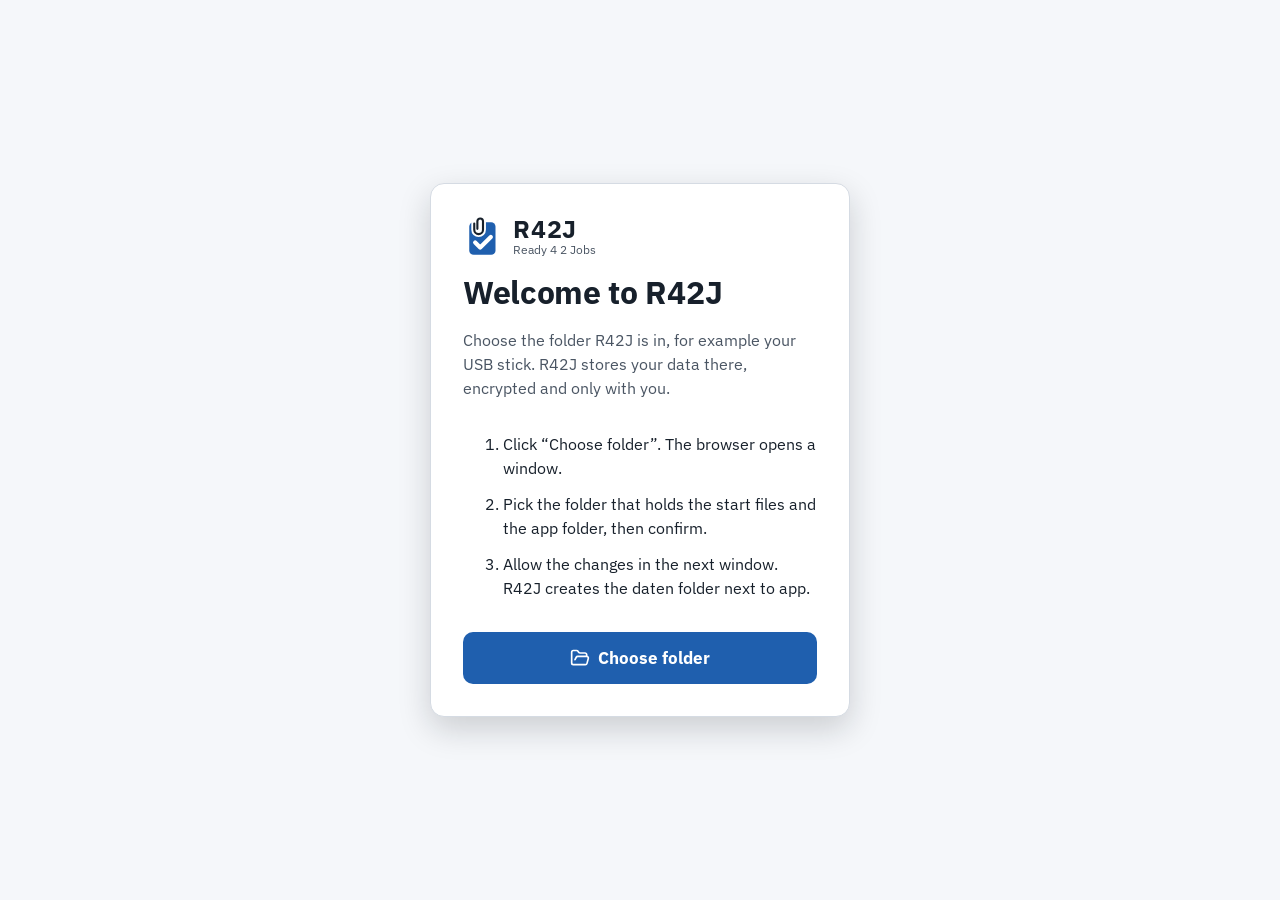
<file: app/index.html>
<!doctype html>
<html lang="de">
<head>
<meta charset="utf-8">
<meta http-equiv="Content-Security-Policy" content="default-src 'self'; script-src 'self'; style-src 'self' 'unsafe-inline'; img-src 'self' data: blob:; font-src 'self'; connect-src https://api.github.com; frame-src blob:; object-src 'none'; form-action 'none'; base-uri 'none'">
<meta name="viewport" content="width=device-width, initial-scale=1">
<title>R42J · Ready 4 2 Jobs</title>
<link rel="icon" type="image/svg+xml" href="img/r42j-symbol-klein.svg" media="(prefers-color-scheme: light)">
<link rel="icon" type="image/svg+xml" href="img/r42j-symbol-klein-dunkel.svg" media="(prefers-color-scheme: dark)">
<link rel="stylesheet" href="css/tokens.css">
<link rel="stylesheet" href="css/components.css">
<link rel="stylesheet" href="css/base.css">
</head>
<body>
<div id="app"></div>
<div id="rj-live" class="rj-sr-only" aria-live="polite"></div>
<noscript><p>R42J needs JavaScript. R42J braucht JavaScript.</p></noscript>

<script src="version.js"></script>
<script src="lib/preact.umd.js"></script>
<script src="lib/hooks.umd.js"></script>
<script src="lib/htm.umd.js"></script>
<script src="lib/minisearch.umd.js"></script>
<script src="lib/marked.umd.js"></script>
<script src="lib/purify.min.js"></script>
<script src="js/ui/r42j-bundle.js"></script>
<script src="i18n/de.js"></script>
<script src="i18n/en.js"></script>

<script src="js/core/browser-check.js"></script>
<script src="js/core/store.js"></script>
<script src="js/core/i18n.js"></script>
<script src="js/core/darstellung.js"></script>
<script src="js/core/router.js"></script>
<script src="js/core/brotkrumen.js"></script>
<script src="js/core/fs.js"></script>
<script src="js/core/krypto.js"></script>
<script src="js/core/sitzung.js"></script>
<script src="js/core/migrations.js"></script>
<script src="js/core/profile.js"></script>
<script src="js/core/backup.js"></script>
<script src="js/core/tresor.js"></script>
<script src="js/core/stammdaten.js"></script>
<script src="js/core/eingabemaske.js"></script>
<script src="js/core/anlagen.js"></script>
<script src="js/core/anlagen-vorschlag.js"></script>
<script src="js/core/termine.js"></script>
<script src="js/core/suche.js"></script>
<script src="js/core/ki.js"></script>
<script src="js/core/fragen.js"></script>
<script src="js/core/ki-interview.js"></script>
<script src="js/core/pdf.js"></script>
<script src="templates/cv.js"></script>
<script src="js/core/lebenslauf.js"></script>
<script src="templates/skills.js"></script>
<script src="js/core/keywords.js"></script>
<script src="templates/bausteine.js"></script>
<script src="templates/anschreiben.js"></script>
<script src="js/core/anschreiben.js"></script>
<script src="js/core/anlagen-pdf.js"></script>
<script src="js/core/eml.js"></script>
<script src="js/core/bewerbungen.js"></script>
<script src="js/core/vergleich.js"></script>
<script src="js/core/wissen.js"></script>
<script src="js/core/statistik.js"></script>
<script src="js/core/update.js"></script>
<script src="js/core/sperre.js"></script>
<script src="js/core/ablauf.js"></script>

<script src="js/ui/html.js"></script>
<script src="js/ui/Icon.js"></script>
<script src="js/ui/StatusBadge.js"></script>
<script src="js/ui/Logo.js"></script>
<script src="js/ui/Button.js"></script>
<script src="js/ui/IconButton.js"></script>
<script src="js/ui/EmptyState.js"></script>
<script src="js/ui/Feld.js"></script>
<script src="js/ui/TextField.js"></script>
<script src="js/ui/ZahlFeld.js"></script>
<script src="js/ui/Textarea.js"></script>
<script src="js/ui/Dropdown.js"></script>
<script src="js/ui/Select.js"></script>
<script src="js/ui/Checkbox.js"></script>
<script src="js/ui/Radio.js"></script>
<script src="js/ui/Switch.js"></script>
<script src="js/ui/SegmentedControl.js"></script>
<script src="js/ui/FarbschemaWahl.js"></script>
<script src="js/ui/TextWerkzeug.js"></script>
<script src="js/ui/SearchField.js"></script>
<script src="js/ui/DatePicker.js"></script>
<script src="js/ui/DataTable.js"></script>
<script src="js/ui/Bildschirm.js"></script>
<script src="js/ui/Alert.js"></script>
<script src="js/ui/Dialog.js"></script>
<script src="js/ui/ProgressBar.js"></script>
<script src="js/ui/Slider.js"></script>
<script src="js/ui/ScoreList.js"></script>
<script src="js/ui/StatTile.js"></script>
<script src="js/ui/BarChart.js"></script>
<script src="js/ui/ComparisonTable.js"></script>
<script src="js/ui/Checklist.js"></script>
<script src="js/ui/ReminderCard.js"></script>
<script src="js/ui/StatusTimeline.js"></script>
<script src="js/ui/ApplicationCard.js"></script>
<script src="js/ui/Toaster.js"></script>
<script src="js/ui/SperrCountdown.js"></script>
<script src="js/ui/Stepper.js"></script>
<script src="js/ui/PasswordField.js"></script>
<script src="js/ui/SchluesselBlatt.js"></script>
<script src="js/ui/Tabs.js"></script>
<script src="js/ui/BilingualField.js"></script>
<script src="js/ui/TagInput.js"></script>
<script src="js/ui/MonatsFeld.js"></script>
<script src="js/ui/AusrichtungenWahl.js"></script>
<script src="js/ui/FileDrop.js"></script>
<script src="js/ui/FileItem.js"></script>
<script src="js/ui/FilePreview.js"></script>
<script src="js/ui/CopyButton.js"></script>
<script src="js/ui/PromptPanel.js"></script>
<script src="js/ui/ImportPreview.js"></script>
<script src="js/ui/KeywordMatch.js"></script>
<script src="js/ui/SizeMeter.js"></script>
<script src="js/ui/CopyFieldList.js"></script>
<script src="js/ui/SortableFileList.js"></script>
<script src="js/ui/Flashcard.js"></script>
<script src="js/ui/Quiz.js"></script>
<script src="js/ui/Timer.js"></script>
<script src="js/ui/SearchBar.js"></script>
<script src="js/ui/Breadcrumb.js"></script>
    <script src="js/ui/SaveState.js"></script>
    <script src="js/ui/BearbeitenForm.js"></script>
<script src="js/ui/AppShell.js"></script>

<script src="js/modules/hinweis.js"></script>
<script src="js/modules/ordner.js"></script>
<script src="js/modules/profile.js"></script>
<script src="js/modules/sperre.js"></script>
<script src="js/modules/einstellungen-tresor.js"></script>
<script src="js/modules/einstellungen.js"></script>
<script src="js/modules/ki-import.js"></script>
<script src="js/modules/ki-interview.js"></script>
<script src="js/modules/stammdaten-liste.js"></script>
<script src="js/modules/stammdaten-persoenlich.js"></script>
<script src="js/modules/stammdaten.js"></script>
<script src="js/modules/anlagen.js"></script>
<script src="js/modules/lebenslauf.js"></script>
<script src="js/modules/bewerbung-stelle.js"></script>
<script src="js/modules/bewerbung-anschreiben.js"></script>
<script src="js/modules/bewerbung-anlagen.js"></script>
<script src="js/modules/bewerbung-versand.js"></script>
<script src="js/modules/bewerbung-termine.js"></script>
<script src="js/modules/bewerbung-details.js"></script>
<script src="js/modules/bewerbungen.js"></script>
<script src="js/modules/uebersicht.js"></script>
<script src="js/modules/vergleich-angebot.js"></script>
<script src="js/modules/vergleich.js"></script>
<script src="js/modules/vorbereitung-sitzung.js"></script>
<script src="js/modules/vorbereitung-kataloge.js"></script>
<script src="js/modules/vorbereitung-star.js"></script>
<script src="js/modules/vorbereitung-unternehmen.js"></script>
<script src="js/modules/vorbereitung.js"></script>
<script src="js/modules/wissen.js"></script>
<script src="js/modules/checklisten.js"></script>
<script src="js/modules/statistik.js"></script>
<script src="js/modules/onboarding.js"></script>
<script src="js/modules/komponenten.js"></script>
<script src="fragen/allgemeinwissen-de.js"></script>
<script src="fragen/allgemeinwissen-en.js"></script>
<script src="fragen/mathe-de.js"></script>
<script src="fragen/mathe-en.js"></script>
<script src="fragen/logik-de.js"></script>
<script src="fragen/logik-en.js"></script>
<script src="fragen/deutsch-de.js"></script>
<script src="fragen/deutsch-en.js"></script>
<script src="fragen/englisch-de.js"></script>
<script src="fragen/englisch-en.js"></script>
<script src="fragen/interview-de.js"></script>
<script src="fragen/interview-en.js"></script>
<script src="fragen/konzentration-de.js"></script>
<script src="fragen/konzentration-en.js"></script>
<script src="fragen/raeumlich-de.js"></script>
<script src="fragen/raeumlich-en.js"></script>
<script src="fragen/textverstaendnis-de.js"></script>
<script src="fragen/textverstaendnis-en.js"></script>
<script src="fragen/fachwissen-de.js"></script>
<script src="fragen/fachwissen-en.js"></script>
<script src="fragen/persoenlichkeit-de.js"></script>
<script src="fragen/persoenlichkeit-en.js"></script>
<script src="wissen-default/de.js"></script>
<script src="wissen-default/en.js"></script>
<script src="js/main.js"></script>
</body>
</html>
</file>
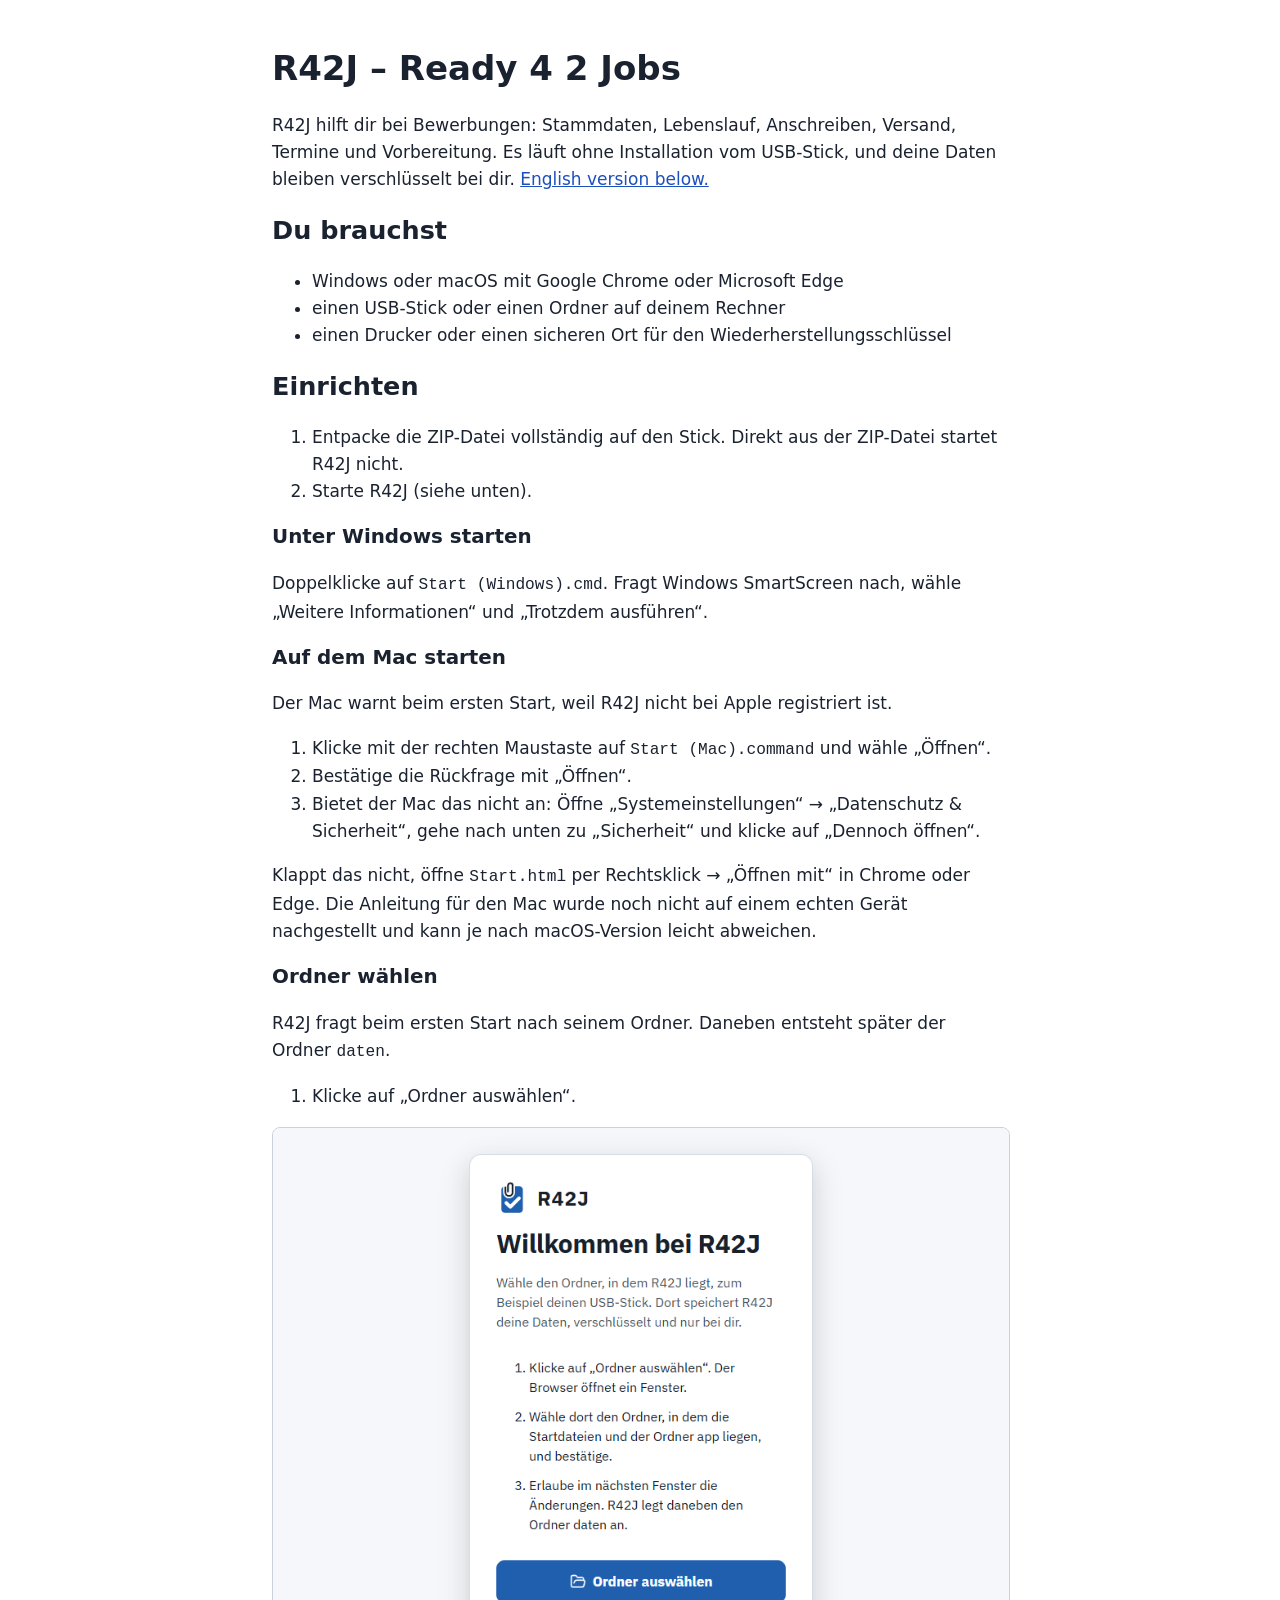
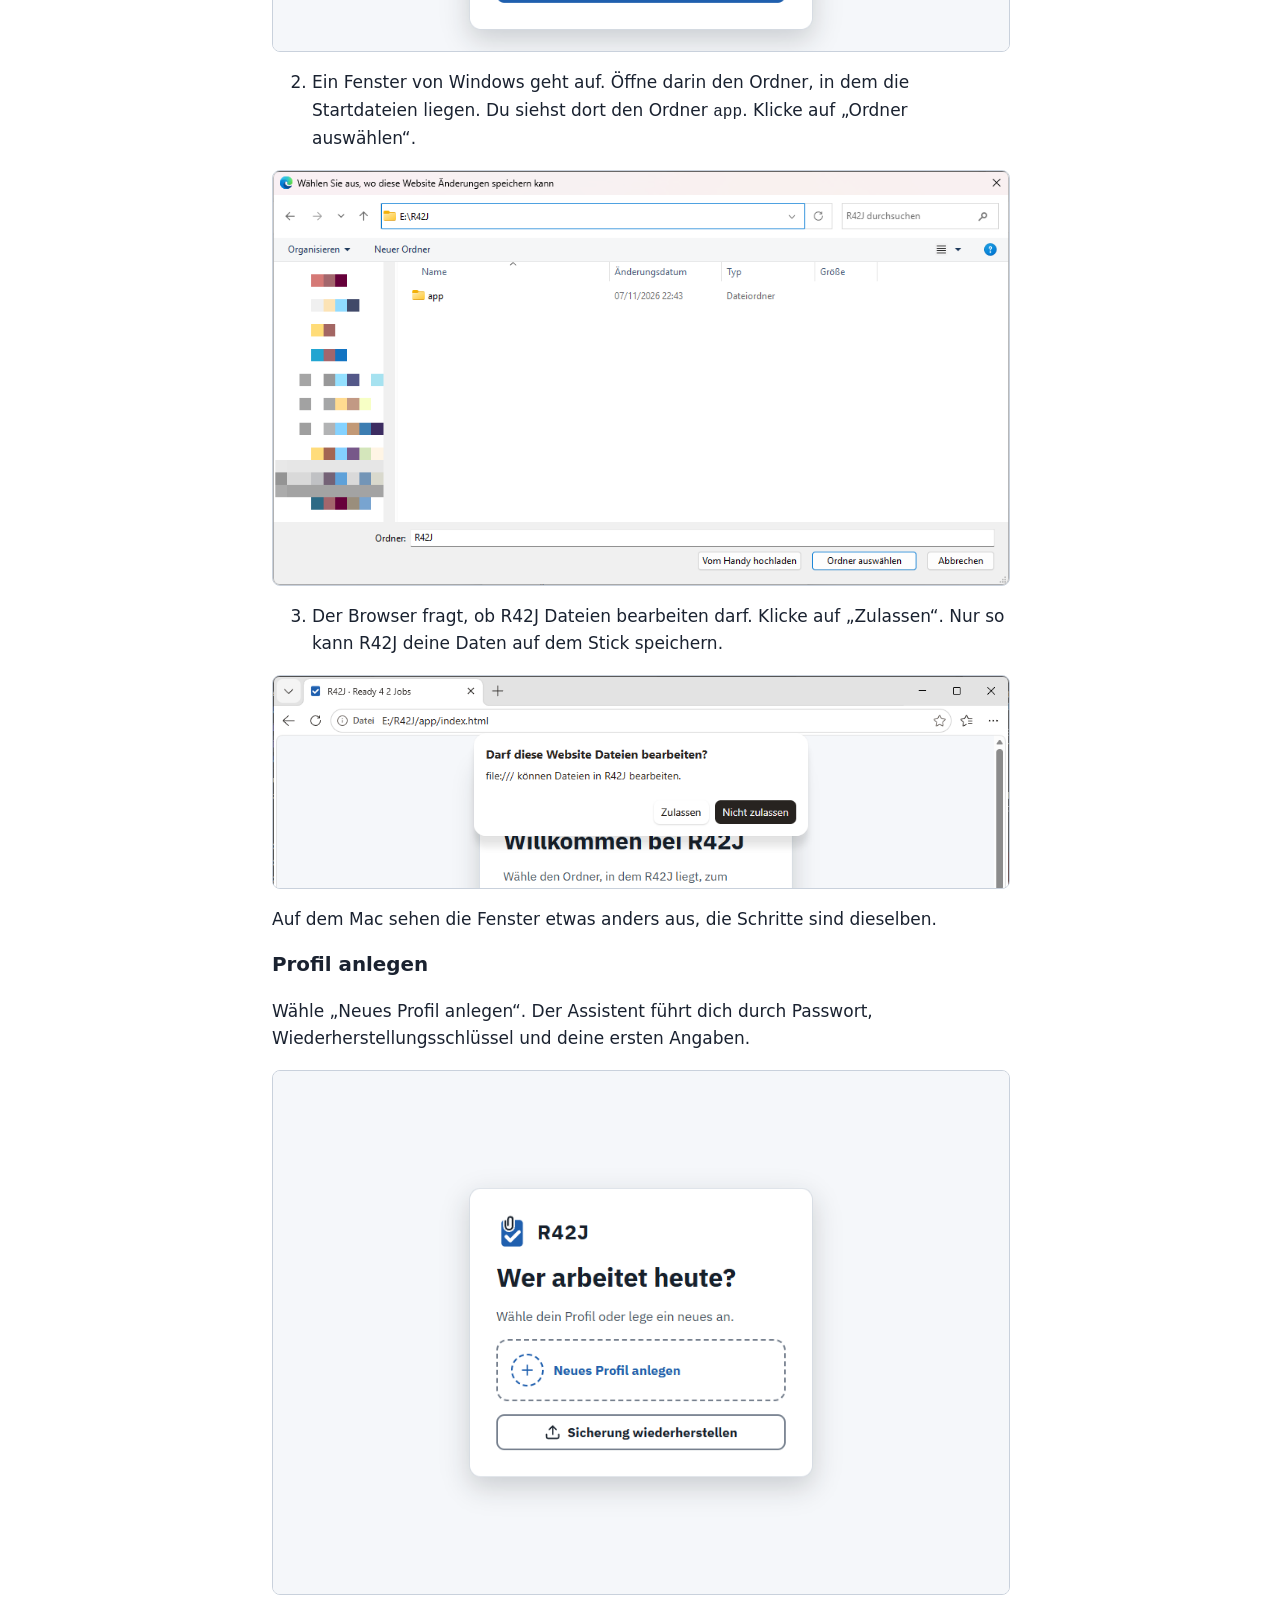
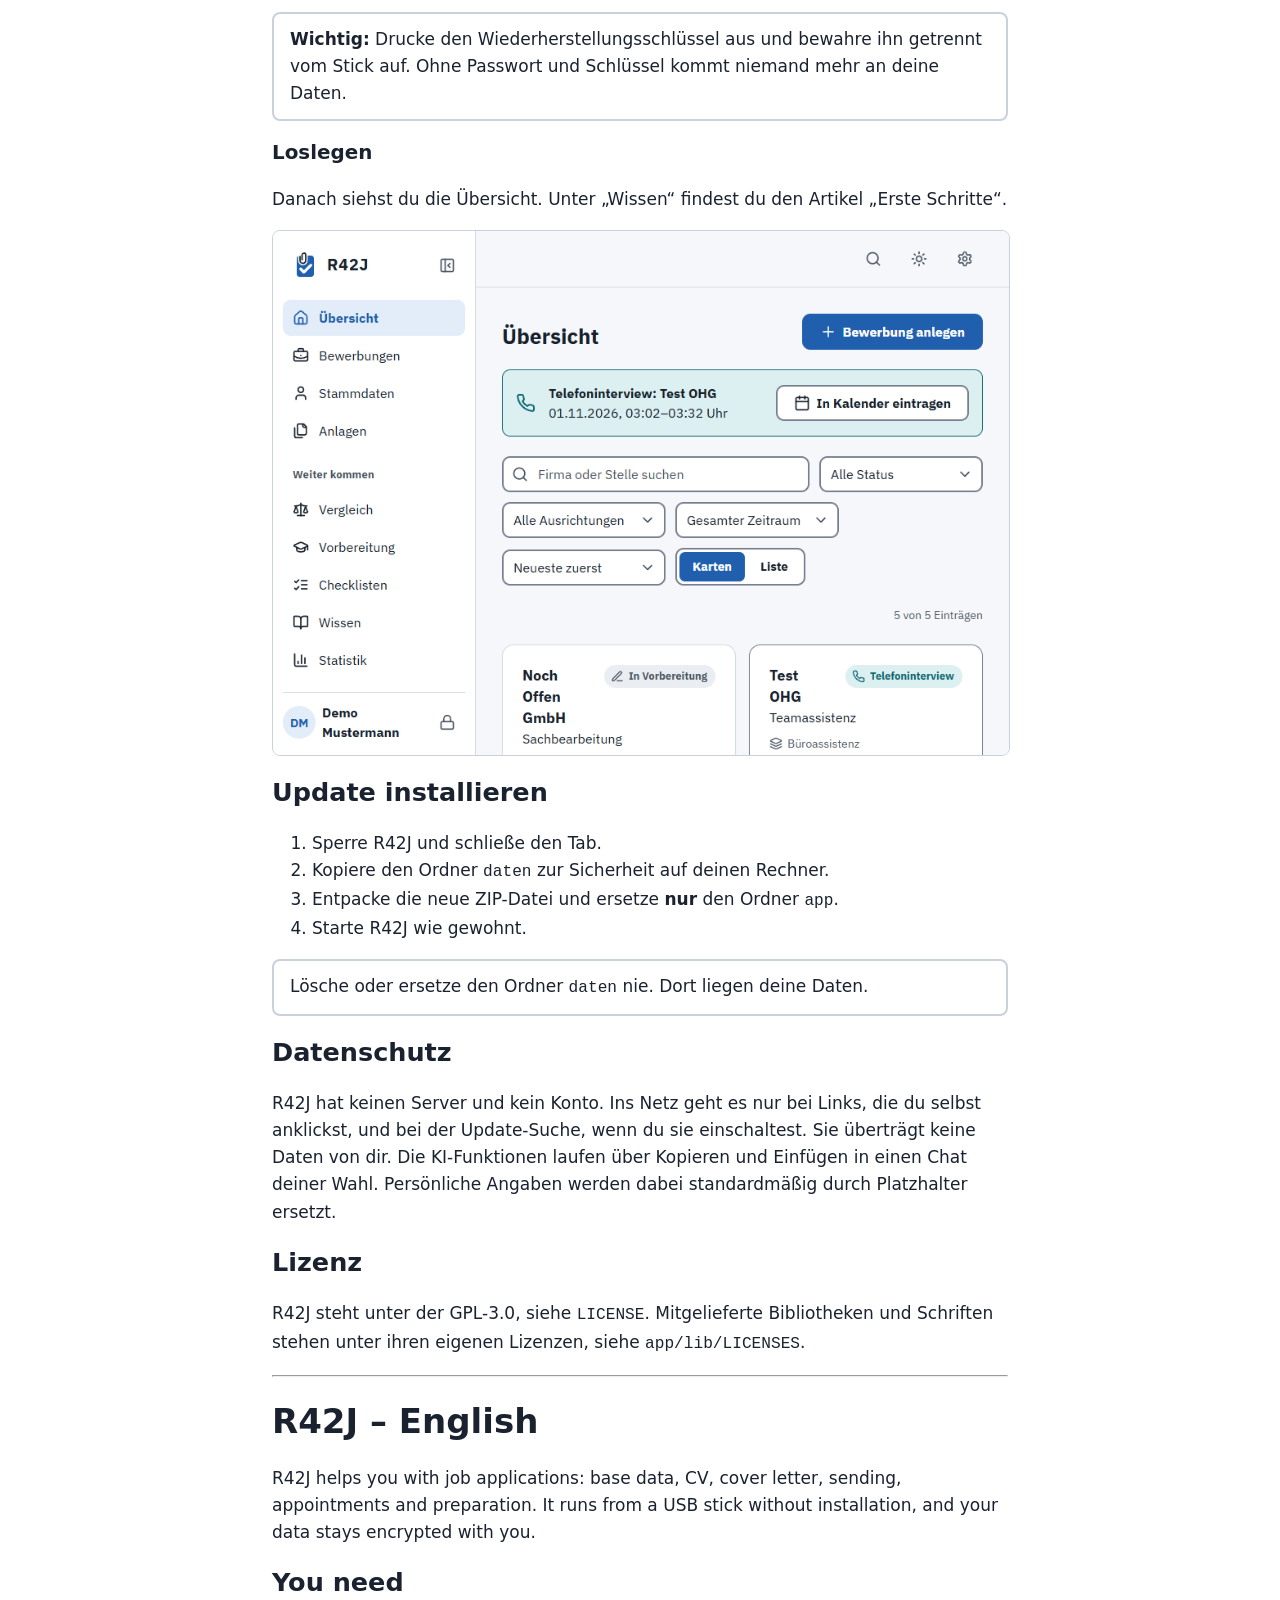
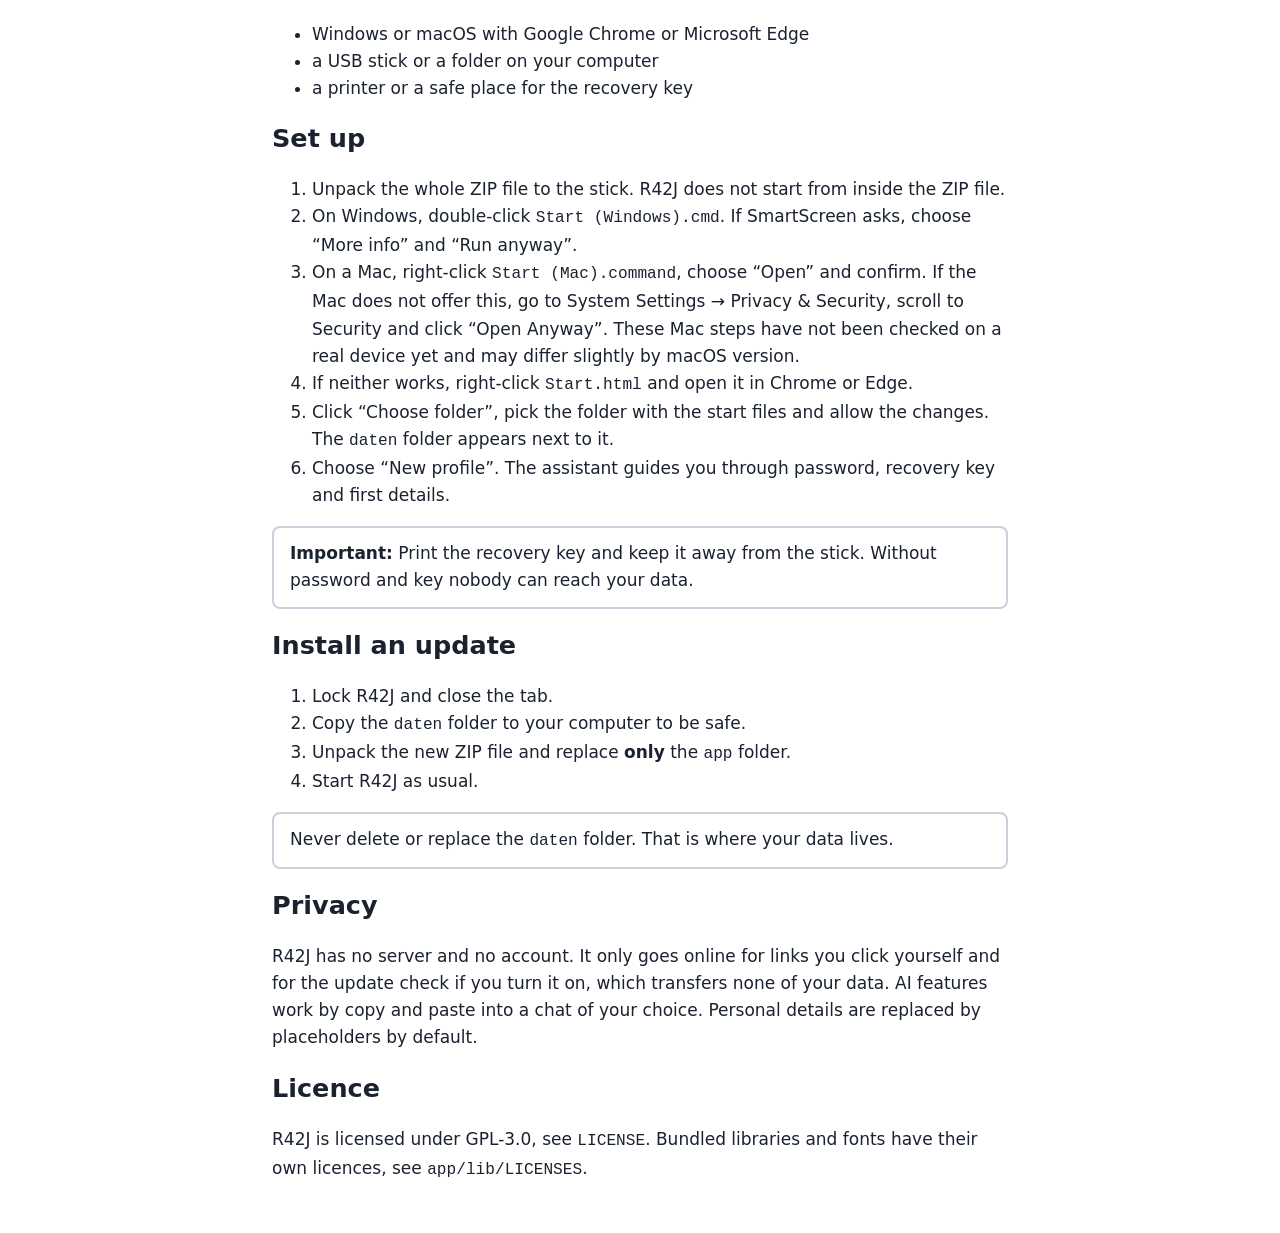
<file: LIESMICH.html>
<!doctype html>
<html lang="de">
<head>
<meta charset="utf-8">
<meta name="viewport" content="width=device-width, initial-scale=1">
<title>Ready 4 2 Jobs: Liesmich</title>
<style>
  :root { color-scheme: light dark; --text: #1a2230; --grund: #fff; --rand: #c9d1dc; --link: #1d4fbd; }
  @media (prefers-color-scheme: dark) { :root { --text: #e8ecf2; --grund: #141a24; --rand: #3a4556; --link: #9dbcff; } }
  body { margin: 0 auto; max-width: 46rem; padding: 1.5rem 1rem 4rem; font: 1.0625rem/1.6 system-ui, sans-serif; color: var(--text); background: var(--grund); }
  h1, h2, h3 { line-height: 1.25; }
  a { color: var(--link); }
  code { font-size: 0.95em; overflow-wrap: anywhere; }
  img { display: block; max-width: 100%; height: auto; margin: 0.75rem 0; border: 1px solid var(--rand); border-radius: 8px; }
  .warnung { padding: 0.75rem 1rem; border: 2px solid var(--rand); border-radius: 8px; }
  @media print { :root { --text: #000; --grund: #fff; --link: #000; } }
</style>
</head>
<body>
<h1>R42J – Ready 4 2 Jobs</h1>
<p>R42J hilft dir bei Bewerbungen: Stammdaten, Lebenslauf, Anschreiben, Versand, Termine und Vorbereitung. Es läuft ohne Installation vom USB-Stick, und deine Daten bleiben verschlüsselt bei dir. <a href="#en">English version below.</a></p>

<h2>Du brauchst</h2>
<ul>
  <li>Windows oder macOS mit Google Chrome oder Microsoft Edge</li>
  <li>einen USB-Stick oder einen Ordner auf deinem Rechner</li>
  <li>einen Drucker oder einen sicheren Ort für den Wiederherstellungsschlüssel</li>
</ul>

<h2>Einrichten</h2>
<ol>
  <li>Entpacke die ZIP-Datei vollständig auf den Stick. Direkt aus der ZIP-Datei startet R42J nicht.</li>
  <li>Starte R42J (siehe unten).</li>
</ol>

<h3>Unter Windows starten</h3>
<p>Doppelklicke auf <code>Start (Windows).cmd</code>. Fragt Windows SmartScreen nach, wähle „Weitere Informationen“ und „Trotzdem ausführen“.</p>

<h3>Auf dem Mac starten</h3>
<p>Der Mac warnt beim ersten Start, weil R42J nicht bei Apple registriert ist.</p>
<ol>
  <li>Klicke mit der rechten Maustaste auf <code>Start (Mac).command</code> und wähle „Öffnen“.</li>
  <li>Bestätige die Rückfrage mit „Öffnen“.</li>
  <li>Bietet der Mac das nicht an: Öffne „Systemeinstellungen“ → „Datenschutz &amp; Sicherheit“, gehe nach unten zu „Sicherheit“ und klicke auf „Dennoch öffnen“.</li>
</ol>
<p>Klappt das nicht, öffne <code>Start.html</code> per Rechtsklick → „Öffnen mit“ in Chrome oder Edge. Die Anleitung für den Mac wurde noch nicht auf einem echten Gerät nachgestellt und kann je nach macOS-Version leicht abweichen.</p>

<h3>Ordner wählen</h3>
<p>R42J fragt beim ersten Start nach seinem Ordner. Daneben entsteht später der Ordner <code>daten</code>.</p>
<ol>
  <li>Klicke auf „Ordner auswählen“.</li>
</ol>
<img src="app/img/anleitung/ordner.png" alt="Startbildschirm von R42J mit drei Schritten und dem Knopf Ordner auswählen" width="900" height="640" loading="lazy">
<ol start="2">
  <li>Ein Fenster von Windows geht auf. Öffne darin den Ordner, in dem die Startdateien liegen. Du siehst dort den Ordner <code>app</code>. Klicke auf „Ordner auswählen“.</li>
</ol>
<img src="app/img/anleitung/windows-ordner.png" alt="Ordnerfenster von Windows im Ordner R42J auf dem USB-Stick, darin der Ordner app, unten der Knopf Ordner auswählen" width="946" height="533" loading="lazy">
<ol start="3">
  <li>Der Browser fragt, ob R42J Dateien bearbeiten darf. Klicke auf „Zulassen“. Nur so kann R42J deine Daten auf dem Stick speichern.</li>
</ol>
<img src="app/img/anleitung/windows-erlauben.png" alt="Frage des Browsers: Darf diese Website Dateien bearbeiten? mit den Knöpfen Zulassen und Nicht zulassen" width="986" height="285" loading="lazy">
<p>Auf dem Mac sehen die Fenster etwas anders aus, die Schritte sind dieselben.</p>

<h3>Profil anlegen</h3>
<p>Wähle „Neues Profil anlegen“. Der Assistent führt dich durch Passwort, Wiederherstellungsschlüssel und deine ersten Angaben.</p>
<img src="app/img/anleitung/profile.png" alt="Profilauswahl von R42J mit dem Knopf Neues Profil anlegen" width="900" height="640" loading="lazy">
<p class="warnung"><strong>Wichtig:</strong> Drucke den Wiederherstellungsschlüssel aus und bewahre ihn getrennt vom Stick auf. Ohne Passwort und Schlüssel kommt niemand mehr an deine Daten.</p>

<h3>Loslegen</h3>
<p>Danach siehst du die Übersicht. Unter „Wissen“ findest du den Artikel „Erste Schritte“.</p>
<img src="app/img/anleitung/uebersicht.png" alt="Übersicht von R42J mit erfundenen Beispielbewerbungen" width="900" height="640" loading="lazy">

<h2>Update installieren</h2>
<ol>
  <li>Sperre R42J und schließe den Tab.</li>
  <li>Kopiere den Ordner <code>daten</code> zur Sicherheit auf deinen Rechner.</li>
  <li>Entpacke die neue ZIP-Datei und ersetze <strong>nur</strong> den Ordner <code>app</code>.</li>
  <li>Starte R42J wie gewohnt.</li>
</ol>
<p class="warnung">Lösche oder ersetze den Ordner <code>daten</code> nie. Dort liegen deine Daten.</p>

<h2>Datenschutz</h2>
<p>R42J hat keinen Server und kein Konto. Ins Netz geht es nur bei Links, die du selbst anklickst, und bei der Update-Suche, wenn du sie einschaltest. Sie überträgt keine Daten von dir. Die KI-Funktionen laufen über Kopieren und Einfügen in einen Chat deiner Wahl. Persönliche Angaben werden dabei standardmäßig durch Platzhalter ersetzt.</p>

<h2>Lizenz</h2>
<p>R42J steht unter der GPL-3.0, siehe <code>LICENSE</code>. Mitgelieferte Bibliotheken und Schriften stehen unter ihren eigenen Lizenzen, siehe <code>app/lib/LICENSES</code>.</p>

<hr>
<h1 id="en" lang="en">R42J – English</h1>
<div lang="en">
<p>R42J helps you with job applications: base data, CV, cover letter, sending, appointments and preparation. It runs from a USB stick without installation, and your data stays encrypted with you.</p>

<h2>You need</h2>
<ul>
  <li>Windows or macOS with Google Chrome or Microsoft Edge</li>
  <li>a USB stick or a folder on your computer</li>
  <li>a printer or a safe place for the recovery key</li>
</ul>

<h2>Set up</h2>
<ol>
  <li>Unpack the whole ZIP file to the stick. R42J does not start from inside the ZIP file.</li>
  <li>On Windows, double-click <code>Start (Windows).cmd</code>. If SmartScreen asks, choose “More info” and “Run anyway”.</li>
  <li>On a Mac, right-click <code>Start (Mac).command</code>, choose “Open” and confirm. If the Mac does not offer this, go to System Settings → Privacy &amp; Security, scroll to Security and click “Open Anyway”. These Mac steps have not been checked on a real device yet and may differ slightly by macOS version.</li>
  <li>If neither works, right-click <code>Start.html</code> and open it in Chrome or Edge.</li>
  <li>Click “Choose folder”, pick the folder with the start files and allow the changes. The <code>daten</code> folder appears next to it.</li>
  <li>Choose “New profile”. The assistant guides you through password, recovery key and first details.</li>
</ol>
<p class="warnung"><strong>Important:</strong> Print the recovery key and keep it away from the stick. Without password and key nobody can reach your data.</p>

<h2>Install an update</h2>
<ol>
  <li>Lock R42J and close the tab.</li>
  <li>Copy the <code>daten</code> folder to your computer to be safe.</li>
  <li>Unpack the new ZIP file and replace <strong>only</strong> the <code>app</code> folder.</li>
  <li>Start R42J as usual.</li>
</ol>
<p class="warnung">Never delete or replace the <code>daten</code> folder. That is where your data lives.</p>

<h2>Privacy</h2>
<p>R42J has no server and no account. It only goes online for links you click yourself and for the update check if you turn it on, which transfers none of your data. AI features work by copy and paste into a chat of your choice. Personal details are replaced by placeholders by default.</p>

<h2>Licence</h2>
<p>R42J is licensed under GPL-3.0, see <code>LICENSE</code>. Bundled libraries and fonts have their own licences, see <code>app/lib/LICENSES</code>.</p>
</div>
</body>
</html>
</file>
<file: app/css/tokens.css>
/* R42J — generated from tokens.json */
@font-face {
  font-family: "IBM Plex Sans";
  src: url("../fonts/IBMPlexSans-Regular.woff2") format("woff2");
  font-weight: 400;
  font-style: normal;
  font-display: swap;
}
@font-face {
  font-family: "IBM Plex Sans";
  src: url("../fonts/IBMPlexSans-Italic.woff2") format("woff2");
  font-weight: 400;
  font-style: italic;
  font-display: swap;
}
@font-face {
  font-family: "IBM Plex Sans";
  src: url("../fonts/IBMPlexSans-Bold.woff2") format("woff2");
  font-weight: 700;
  font-style: normal;
  font-display: swap;
}
@font-face {
  font-family: "IBM Plex Sans";
  src: url("../fonts/IBMPlexSans-BoldItalic.woff2") format("woff2");
  font-weight: 700;
  font-style: italic;
  font-display: swap;
}

:root {
  --font-sans: "IBM Plex Sans", "Segoe UI", system-ui, sans-serif;
  --space-1: 4px;
  --space-2: 8px;
  --space-3: 12px;
  --space-4: 16px;
  --space-5: 20px;
  --space-6: 24px;
  --space-8: 32px;
  --space-12: 48px;
  --space-16: 64px;
  --radius-sm: 6px;
  --radius-md: 10px;
  --radius-lg: 14px;
  --radius-pill: 999px;
  --size-control: 44px;
  --size-control-lg: 52px;
  --size-icon: 20px;
  --size-sidebar: 248px;
  --size-content: 1120px;
  --size-content-wide: 1560px;
  --size-article: 96ch;
  --size-prose: 68ch;
  --z-dialog: 40;
  --z-palette: 45;
  --z-toast: 50;
}

:root, [data-theme="light"] {
  --surface: #f5f7fa;
  --surface-raised: #ffffff;
  --surface-sunken: #eaeef3;
  --line: #d5dbe3;
  --line-strong: #76808e;
  --ink: #17202b;
  --ink-muted: #4a5563;
  --focus: #174a88;
  --overlay: rgba(16,21,27,0.48);
  --accent: var(--blau-accent);
  --accent-strong: var(--blau-accent-strong);
  --accent-soft: var(--blau-accent-soft);
  --on-accent: var(--blau-on-accent);
  --blau-accent: #1f5fae;
  --blau-accent-strong: #174a88;
  --blau-accent-soft: #e3edf9;
  --blau-on-accent: #ffffff;
  --petrol-accent: #0e6870;
  --petrol-accent-strong: #0a5157;
  --petrol-accent-soft: #ddf0f1;
  --petrol-on-accent: #ffffff;
  --gruen-accent: #2a6a3b;
  --gruen-accent-strong: #1f522d;
  --gruen-accent-soft: #e1f1e5;
  --gruen-on-accent: #ffffff;
  --violett-accent: #5847a6;
  --violett-accent-strong: #463887;
  --violett-accent-soft: #ebe8f8;
  --violett-on-accent: #ffffff;
  --graphit-accent: #3b4552;
  --graphit-accent-strong: #2a323c;
  --graphit-accent-soft: #e6e9ed;
  --graphit-on-accent: #ffffff;
  --success: #1c6a39;
  --success-soft: #e1f2e6;
  --danger: #a5321f;
  --danger-soft: #fbe5e0;
  --warning: #875200;
  --warning-soft: #fcefd8;
  --info: #1f5fae;
  --info-soft: #e3edf9;
  --progress: #0e6870;
  --progress-soft: #ddf0f1;
  --neutral: #4a5563;
  --neutral-soft: #eaeef3;
  --on-danger: #ffffff;
  --shadow-1: 0 1px 2px rgba(16,21,27,0.08), 0 1px 1px rgba(16,21,27,0.04);
  --shadow-2: 0 12px 32px rgba(16,21,27,0.18);
}

[data-theme="dark"] {
  --surface: #10151b;
  --surface-raised: #19212a;
  --surface-sunken: #0a0e12;
  --line: #2b3540;
  --line-strong: #7e8a98;
  --ink: #eef1f5;
  --ink-muted: #a9b4c0;
  --focus: #a8cbf5;
  --overlay: rgba(0,0,0,0.64);
  --accent: var(--blau-accent);
  --accent-strong: var(--blau-accent-strong);
  --accent-soft: var(--blau-accent-soft);
  --on-accent: var(--blau-on-accent);
  --blau-accent: #7fb0ec;
  --blau-accent-strong: #a3c7f2;
  --blau-accent-soft: #172638;
  --blau-on-accent: #0b1622;
  --petrol-accent: #62c3ca;
  --petrol-accent-strong: #8ad5da;
  --petrol-accent-soft: #112a2c;
  --petrol-on-accent: #061416;
  --gruen-accent: #82cd96;
  --gruen-accent-strong: #a5dcb3;
  --gruen-accent-soft: #152a1b;
  --gruen-on-accent: #08160c;
  --violett-accent: #b3a8ef;
  --violett-accent-strong: #cbc3f5;
  --violett-accent-soft: #241f3d;
  --violett-on-accent: #120e24;
  --graphit-accent: #c3cbd5;
  --graphit-accent-strong: #dde2e8;
  --graphit-accent-soft: #252c35;
  --graphit-on-accent: #10151b;
  --success: #88d6a1;
  --success-soft: #15291c;
  --danger: #ffa18c;
  --danger-soft: #3a1a13;
  --warning: #f2c26c;
  --warning-soft: #33260d;
  --info: #8dbbf0;
  --info-soft: #16263a;
  --progress: #7fd3d9;
  --progress-soft: #122a2c;
  --neutral: #b4bec9;
  --neutral-soft: #222a33;
  --on-danger: #1a0905;
  --shadow-1: 0 1px 2px rgba(0,0,0,0.5);
  --shadow-2: 0 12px 32px rgba(0,0,0,0.6);
}
</file>
<file: app/css/components.css>
/* R42J – Komponenten. Wird nach tokens.css geladen. Präfix rj- */

/* ---------- Grundlagen ---------- */
*, *::before, *::after { box-sizing: border-box; }
html[data-font="gross"] { font-size: 115%; }
html[data-font="sehr-gross"] { font-size: 130%; }

[data-scheme="petrol"]  { --accent: var(--petrol-accent);  --accent-strong: var(--petrol-accent-strong);  --accent-soft: var(--petrol-accent-soft);  --on-accent: var(--petrol-on-accent); }
[data-scheme="gruen"]   { --accent: var(--gruen-accent);   --accent-strong: var(--gruen-accent-strong);   --accent-soft: var(--gruen-accent-soft);   --on-accent: var(--gruen-on-accent); }
[data-scheme="violett"] { --accent: var(--violett-accent); --accent-strong: var(--violett-accent-strong); --accent-soft: var(--violett-accent-soft); --on-accent: var(--violett-on-accent); }
[data-scheme="graphit"] { --accent: var(--graphit-accent); --accent-strong: var(--graphit-accent-strong); --accent-soft: var(--graphit-accent-soft); --on-accent: var(--graphit-on-accent); }

body { margin: 0; font-family: var(--font-sans); font-size: 1rem; line-height: 1.5rem; background: var(--surface); color: var(--ink); -webkit-font-smoothing: antialiased; }
h1, h2, h3, p { margin: 0; }
h1, h2, h3, p, li { overflow-wrap: break-word; }
.display { font-size: 2rem; line-height: 2.5rem; font-weight: 700; letter-spacing: -.01em; }
.h1 { font-size: 1.625rem; line-height: 2.125rem; font-weight: 700; }
.h2 { font-size: 1.3125rem; line-height: 1.75rem; font-weight: 700; }
.h3 { font-size: 1.125rem; line-height: 1.625rem; font-weight: 700; }
:focus-visible { outline: 3px solid var(--focus); outline-offset: 2px; }
::selection { background: var(--accent-soft); color: var(--ink); }
.rj-sr-only { position: absolute; width: 1px; height: 1px; padding: 0; margin: -1px; overflow: hidden; clip: rect(0 0 0 0); white-space: nowrap; border: 0; }
.rj-icon { width: var(--size-icon); height: var(--size-icon); flex: none; display: inline-block; vertical-align: middle; }
.rj-muted { color: var(--ink-muted); }
.rj-num { font-variant-numeric: tabular-nums; }
.rj-link { color: var(--accent); text-decoration: underline; text-underline-offset: 3px; font-weight: 700; }
.rj-link:hover { color: var(--accent-strong); }
.rj-link--solo { display: inline-flex; align-items: center; min-height: 44px; }

/* Vorschau-Hilfen */
.rj-preview { padding: var(--space-6); display: flex; flex-direction: column; gap: var(--space-4); }
.rj-row { display: flex; flex-wrap: wrap; gap: var(--space-3); align-items: center; }
.rj-stack { display: flex; flex-direction: column; gap: var(--space-3); }
.rj-grid-2 { display: grid; grid-template-columns: repeat(auto-fit, minmax(240px, 1fr)); gap: var(--space-4); }

@media (prefers-reduced-motion: reduce) { *, *::before, *::after { animation: none !important; transition: none !important; } }

/* ---------- Aktionen ---------- */
.rj-btn { display: inline-flex; align-items: center; justify-content: center; gap: var(--space-2); min-height: var(--size-control); padding: 0 var(--space-5); border: 2px solid transparent; border-radius: var(--radius-md); font: 700 1rem/1.25rem var(--font-sans); cursor: pointer; text-decoration: none; transition: background-color .15s, border-color .15s, color .15s; white-space: nowrap; }
.rj-btn--primary { background: var(--accent); color: var(--on-accent); }
.rj-btn--primary:hover { background: var(--accent-strong); }
.rj-btn--secondary { background: var(--surface-raised); color: var(--ink); border-color: var(--line-strong); }
.rj-btn--secondary:hover { background: var(--surface-sunken); }
.rj-btn--ghost { background: transparent; color: var(--accent); }
.rj-btn--ghost:hover { background: var(--accent-soft); }
.rj-btn--danger { background: var(--danger); color: var(--on-danger); }
.rj-btn--danger-quiet { background: transparent; color: var(--danger); border-color: var(--danger); }
.rj-btn--danger-quiet:hover { background: var(--danger-soft); }
.rj-btn--lg { min-height: var(--size-control-lg); padding: 0 var(--space-6); font-size: 1.0625rem; }
.rj-btn--block { width: 100%; }
.rj-btn:disabled, .rj-btn[aria-disabled="true"] { background: var(--surface-sunken); color: var(--ink-muted); border-color: var(--line); cursor: not-allowed; }
.rj-btn[aria-busy="true"] { cursor: progress; }

.rj-iconbtn { display: inline-flex; align-items: center; justify-content: center; width: var(--size-control); height: var(--size-control); border: 0; border-radius: var(--radius-md); background: transparent; color: var(--ink-muted); cursor: pointer; }
.rj-iconbtn:hover { background: var(--surface-sunken); color: var(--ink); }
.rj-iconbtn--danger:hover { background: var(--danger-soft); color: var(--danger); }

.rj-copy[data-copied="true"] { border-color: var(--success); color: var(--success); background: var(--success-soft); }

.rj-seg { display: inline-flex; align-self: flex-start; padding: 3px; gap: 3px; border: 2px solid var(--line-strong); border-radius: var(--radius-md); background: var(--surface-raised); }
.rj-seg button { position: relative; min-height: 36px; min-width: 44px; padding: 0 var(--space-4); border: 0; border-radius: 7px; background: transparent; color: var(--ink); font: 700 .9375rem/1.25rem var(--font-sans); cursor: pointer; }
.rj-seg button::after { content: ""; position: absolute; inset: -4px 0; }
.rj-seg button:hover { background: var(--surface-sunken); }
.rj-seg button[aria-pressed="true"] { background: var(--accent); color: var(--on-accent); }

/* ---------- Formulare ---------- */
.rj-field { display: flex; flex-direction: column; gap: var(--space-1); min-width: 0; }
.rj-label { font: 700 .9375rem/1.25rem var(--font-sans); color: var(--ink); display: flex; align-items: center; gap: var(--space-2); flex-wrap: wrap; }
.rj-label .rj-req { font-weight: 400; font-size: .8125rem; color: var(--ink-muted); }
.rj-hint { font-size: .875rem; line-height: 1.25rem; color: var(--ink-muted); }
.rj-error { font-size: .875rem; line-height: 1.25rem; color: var(--danger); display: flex; gap: var(--space-1); align-items: flex-start; font-weight: 700; }
.rj-error .rj-icon { width: 18px; height: 18px; margin-top: 1px; }
.rj-input, .rj-select, .rj-textarea { width: 100%; min-height: var(--size-control); padding: 0 var(--space-3); border: 2px solid var(--line-strong); border-radius: var(--radius-md); background: var(--surface-raised); color: var(--ink); font: 400 1rem/1.5rem var(--font-sans); }
.rj-input::placeholder, .rj-textarea::placeholder { color: var(--ink-muted); }
.rj-input:focus-visible, .rj-select:focus-visible, .rj-textarea:focus-visible { border-color: var(--accent); }
.rj-input[aria-invalid="true"], .rj-textarea[aria-invalid="true"] { border-color: var(--danger); }
.rj-input:disabled, .rj-textarea:disabled, .rj-select:disabled { background: var(--surface-sunken); color: var(--ink-muted); }
.rj-input[readonly], .rj-textarea[readonly] { background: var(--surface-sunken); }
.rj-textarea { padding: var(--space-3); min-height: 132px; resize: vertical; }
.rj-counter { font-size: .8125rem; color: var(--ink-muted); text-align: right; }
.rj-select-wrap { position: relative; }
.rj-select { appearance: none; padding-right: 44px; cursor: pointer; }
.rj-select-wrap > .rj-icon { position: absolute; right: 12px; top: 50%; transform: translateY(-50%); pointer-events: none; color: var(--ink-muted); }
.rj-input-wrap { position: relative; display: flex; align-items: center; }
.rj-input-wrap > .rj-icon:first-child { position: absolute; left: 12px; color: var(--ink-muted); pointer-events: none; }
.rj-input-wrap > .rj-icon:first-child + .rj-input { padding-left: 42px; }
.rj-input-wrap > .rj-kbd { position: absolute; right: 10px; }
.rj-input--knopf { padding-right: 48px; }
.rj-input--kbd { padding-right: 76px; }
/* Knopf im Feld: sichtbar innerhalb des Rahmens, Klickfläche bleibt über ::after 44 × 44 px. */
.rj-input-wrap > .rj-iconbtn, .rj-date .rj-date__btn { position: absolute; right: 4px; width: calc(var(--size-control) - 8px); height: calc(var(--size-control) - 8px); }
.rj-input-wrap > .rj-iconbtn::after, .rj-date .rj-date__btn::after { content: ""; position: absolute; inset: -4px; }

.rj-check { display: flex; align-items: flex-start; gap: var(--space-3); min-height: var(--size-control); padding: 10px 0; cursor: pointer; }
.rj-check input { width: 22px; height: 22px; margin: 1px 0 0; accent-color: var(--accent); flex: none; cursor: pointer; }
.rj-check input[type="checkbox"] { appearance: none; position: relative; display: grid; place-items: center; background: var(--surface-raised); border: 2px solid var(--line-strong); border-radius: 7px; transition: background-color .15s, border-color .15s; }
.rj-check:hover input[type="checkbox"]:not(:disabled) { border-color: var(--accent); }
.rj-check input[type="checkbox"]:checked { background: var(--accent); border-color: var(--accent); }
.rj-check input[type="checkbox"]:checked::after { content: ""; width: 6px; height: 11px; margin-top: -2px; border: solid var(--on-accent); border-width: 0 2.5px 2.5px 0; transform: rotate(42deg); }
.rj-check input[type="checkbox"]:disabled { background: var(--surface-sunken); border-color: var(--line-strong); cursor: not-allowed; }
.rj-check input[type="checkbox"]:disabled:checked::after { border-color: var(--ink-muted); }
.rj-check small { display: block; color: var(--ink-muted); font-size: .875rem; line-height: 1.25rem; }
.rj-fieldset { border: 0; padding: 0; margin: 0; min-width: 0; display: flex; flex-direction: column; }
.rj-fieldset legend { font: 700 .9375rem/1.25rem var(--font-sans); padding: 0; margin-bottom: var(--space-1); }

.rj-switch { display: inline-flex; max-width: 100%; align-items: center; gap: var(--space-3); min-height: var(--size-control); border: 0; background: none; padding: 0; color: var(--ink); font: 400 1rem/1.5rem var(--font-sans); cursor: pointer; text-align: left; }
.rj-switch__track { width: 48px; height: 28px; border-radius: var(--radius-pill); background: var(--surface-raised); border: 2px solid var(--line-strong); position: relative; flex: none; transition: background-color .15s; }
.rj-switch__track::after { content: ""; position: absolute; top: 3px; left: 3px; width: 18px; height: 18px; border-radius: 50%; background: var(--line-strong); transition: transform .15s; }
.rj-switch[aria-checked="true"] .rj-switch__track { background: var(--accent); border-color: var(--accent); }
.rj-switch[aria-checked="true"] .rj-switch__track::after { transform: translateX(20px); background: var(--on-accent); }
.rj-switch__state { font-size: .875rem; color: var(--ink-muted); min-width: 2.5em; }
.rj-switch > span:nth-child(2) { min-width: 0; overflow-wrap: anywhere; }

.rj-langtabs { display: inline-flex; gap: 2px; margin-left: auto; }
.rj-langtabs button { min-height: 32px; min-width: 44px; border: 2px solid var(--line-strong); background: var(--surface-raised); color: var(--ink); font: 700 .8125rem/1 var(--font-sans); cursor: pointer; display: inline-flex; align-items: center; justify-content: center; gap: 4px; }
.rj-langtabs button:first-child { border-radius: var(--radius-sm) 0 0 var(--radius-sm); }
.rj-langtabs button:last-child { border-radius: 0 var(--radius-sm) var(--radius-sm) 0; }
.rj-langtabs button[aria-selected="true"] { background: var(--accent); border-color: var(--accent); color: var(--on-accent); }
.rj-langtabs .rj-dot { width: 8px; height: 8px; border-radius: 50%; background: var(--warning); }

.rj-chip { display: inline-flex; align-items: center; gap: var(--space-1); min-height: 32px; padding: 0 var(--space-3); border-radius: var(--radius-sm); border: 1px solid var(--line-strong); background: var(--surface-sunken); color: var(--ink); font: 400 .875rem/1.25rem var(--font-sans); }
.rj-chip .rj-icon { width: 16px; height: 16px; }
.rj-chip button { display: inline-flex; align-items: center; justify-content: center; width: 24px; height: 24px; margin-right: -6px; border: 0; border-radius: 4px; background: transparent; color: inherit; cursor: pointer; }
.rj-chip button:hover { background: var(--line); }
.rj-chip button { position: relative; }
.rj-chip button::after { content: ""; position: absolute; inset: -10px; }
.rj-chip--selected { background: var(--accent-soft); border-color: var(--accent); color: var(--accent); font-weight: 700; }
.rj-chip button.rj-chip__add { width: auto; margin-right: 0; padding: 0 var(--space-1); gap: var(--space-1); color: inherit; font: inherit; }
.rj-chip--match { background: var(--success-soft); border-color: var(--success); color: var(--success); }
.rj-chip--gap { background: var(--warning-soft); border-color: var(--warning); color: var(--warning); }
.rj-taginput { display: flex; flex-wrap: wrap; gap: var(--space-2); align-items: center; min-height: var(--size-control); padding: 4px var(--space-2); border: 2px solid var(--line-strong); border-radius: var(--radius-md); background: var(--surface-raised); }
.rj-taginput:focus-within { border-color: var(--accent); outline: 3px solid var(--focus); outline-offset: 2px; }
.rj-taginput input { flex: 1; min-width: 140px; min-height: 32px; border: 0; background: transparent; color: var(--ink); font: 400 1rem/1.5rem var(--font-sans); outline: none; }

.rj-slider { display: grid; grid-template-columns: 1fr auto; gap: var(--space-1) var(--space-3); align-items: center; }
.rj-slider input[type=range] { grid-column: 1 / -1; width: 100%; height: 28px; accent-color: var(--accent); cursor: pointer; }
.rj-slider output { font-weight: 700; font-variant-numeric: tabular-nums; }
.rj-slider__scale { grid-column: 1 / -1; display: flex; justify-content: space-between; font-size: .8125rem; color: var(--ink-muted); }

.rj-strength { display: grid; grid-template-columns: repeat(4, 1fr); gap: 4px; margin-top: var(--space-1); }
.rj-strength span { height: 6px; border-radius: var(--radius-sm); background: var(--surface-sunken); }
.rj-strength[data-level="1"] span:nth-child(-n+1) { background: var(--danger); }
.rj-strength[data-level="2"] span:nth-child(-n+2) { background: var(--warning); }
.rj-strength[data-level="3"] span:nth-child(-n+3) { background: var(--info); }
.rj-strength[data-level="4"] span { background: var(--success); }
.rj-strength-text { font-size: .875rem; font-weight: 700; display: flex; gap: var(--space-1); align-items: center; }

.rj-drop { display: flex; flex-direction: column; align-items: center; justify-content: center; gap: var(--space-2); padding: var(--space-8) var(--space-6); border: 2px dashed var(--line-strong); border-radius: var(--radius-lg); background: var(--surface-raised); text-align: center; color: var(--ink); cursor: pointer; }
.rj-drop .rj-icon { width: 32px; height: 32px; color: var(--accent); }
.rj-drop:focus-within { border-color: var(--accent); outline: 3px solid var(--focus); outline-offset: 2px; }
.rj-drop.is-dragover { background: var(--accent-soft); border-color: var(--accent); border-style: solid; }

.rj-kbd { display: inline-flex; align-items: center; min-height: 24px; padding: 0 6px; border: 1px solid var(--line-strong); border-bottom-width: 2px; border-radius: var(--radius-sm); background: var(--surface-sunken); color: var(--ink); font: 700 .8125rem/1 var(--font-sans); }

/* ---------- Rückmeldung ---------- */
.rj-alert { display: flex; gap: var(--space-3); padding: var(--space-4); border-radius: var(--radius-md); border: 1px solid; color: var(--ink); }
.rj-alert > .rj-icon { margin-top: 2px; }
.rj-alert__title { font-weight: 700; }
.rj-alert__body { flex: 1; display: flex; flex-direction: column; gap: var(--space-1); }
.rj-alert__actions { display: flex; gap: var(--space-2); flex-wrap: wrap; margin-top: var(--space-2); }
.rj-alert--info { background: var(--info-soft); border-color: var(--info); } .rj-alert--info > .rj-icon { color: var(--info); }
.rj-alert--success { background: var(--success-soft); border-color: var(--success); } .rj-alert--success > .rj-icon { color: var(--success); }
.rj-alert--warning { background: var(--warning-soft); border-color: var(--warning); } .rj-alert--warning > .rj-icon { color: var(--warning); }
.rj-alert--danger { background: var(--danger-soft); border-color: var(--danger); } .rj-alert--danger > .rj-icon { color: var(--danger); }

.rj-toast { display: flex; align-items: flex-start; gap: var(--space-3); width: min(400px, 100%); padding: var(--space-4); border-radius: var(--radius-md); background: var(--surface-raised); border: 1px solid var(--line); box-shadow: var(--shadow-2); color: var(--ink); }
.rj-toast__body { flex: 1; }
.rj-toast--success > .rj-icon { color: var(--success); } .rj-toast--danger > .rj-icon { color: var(--danger); } .rj-toast--info > .rj-icon { color: var(--info); }
.rj-toast .rj-iconbtn { width: 36px; height: 36px; margin: -6px -8px -6px 0; }
.rj-toaster { position: fixed; right: var(--space-6); bottom: var(--space-6); display: flex; flex-direction: column; gap: var(--space-2); z-index: var(--z-toast); pointer-events: none; }
.rj-toast { pointer-events: auto; }
.rj-toast--warning > .rj-icon { color: var(--warning); }
.rj-sperrcountdown { position: fixed; top: var(--space-4); left: 50%; transform: translateX(-50%); width: min(560px, calc(100vw - 2 * var(--space-4))); box-sizing: border-box; flex-wrap: wrap; align-items: center; z-index: calc(var(--z-toast) + 1); }
.rj-sperrcountdown .rj-toast__body { flex: 1 1 16rem; min-width: 0; }
.rj-sperrcountdown__zeit { font-variant-numeric: tabular-nums; }
/* Meldungen dürfen nie auf einer Aktion liegen: Über der klebenden Leiste bleiben sie frei, im Dialog stehen sie über dem Titel. */
/* Beim Bearbeiten steht die Leiste unten oder mitten auf kurzen Seiten, Meldungen rücken deshalb nach oben. */
html:has(.rj-editbar--klebt) .rj-toaster { top: 5rem; bottom: auto; }
html:has(.rj-overlay) .rj-toaster { top: var(--space-3); bottom: auto; left: 50%; right: auto; transform: translateX(-50%); }

.rj-status { display: inline-flex; align-items: center; gap: 6px; min-height: 28px; padding: 0 10px 0 8px; border-radius: var(--radius-pill); font: 700 .8125rem/1.125rem var(--font-sans); white-space: nowrap; }
.rj-status .rj-icon { width: 16px; height: 16px; }
.rj-status[data-tone="neutral"]  { background: var(--neutral-soft);  color: var(--neutral); }
.rj-status[data-tone="info"]     { background: var(--info-soft);     color: var(--info); }
.rj-status[data-tone="warning"]  { background: var(--warning-soft);  color: var(--warning); }
.rj-status[data-tone="progress"] { background: var(--progress-soft); color: var(--progress); }
.rj-status[data-tone="success"]  { background: var(--success-soft);  color: var(--success); }
.rj-status[data-tone="danger"]   { background: var(--danger-soft);   color: var(--danger); }

.rj-progress { display: flex; flex-direction: column; gap: var(--space-1); }
.rj-progress__head { display: flex; justify-content: space-between; gap: var(--space-3); font-size: .875rem; }
.rj-progress__head strong { font-variant-numeric: tabular-nums; }
.rj-progress__track { height: 10px; border-radius: var(--radius-pill); background: var(--surface-sunken); border: 1px solid var(--line); overflow: hidden; }
.rj-progress__fill { height: 100%; border-radius: var(--radius-pill); background: var(--accent); }
.rj-progress--done .rj-progress__fill { background: var(--success); }

.rj-spinner { width: 24px; height: 24px; border-radius: 50%; border: 3px solid var(--surface-sunken); border-top-color: var(--accent); animation: rj-spin .8s linear infinite; flex: none; }
.rj-btn .rj-spinner { width: 18px; height: 18px; border-width: 2px; border-color: currentColor; border-top-color: transparent; }
@keyframes rj-spin { to { transform: rotate(360deg); } }

.rj-empty { display: flex; flex-direction: column; align-items: center; text-align: center; gap: var(--space-3); padding: var(--space-12) var(--space-6); max-width: 480px; margin: 0 auto; }
.rj-empty__icon { width: 64px; height: 64px; border-radius: 50%; background: var(--accent-soft); color: var(--accent); display: grid; place-items: center; }
.rj-empty__icon .rj-icon { width: 28px; height: 28px; }
.rj-empty p { color: var(--ink-muted); }

.rj-tooltip { position: relative; display: inline-flex; vertical-align: middle; }
.rj-tooltip__bubble { position: absolute; bottom: calc(100% + 8px); left: 50%; transform: translateX(-50%); width: max-content; max-width: 240px; padding: var(--space-2) var(--space-3); border-radius: var(--radius-sm); background: var(--ink); color: var(--surface); font-size: .875rem; line-height: 1.25rem; box-shadow: var(--shadow-2); }
.rj-tooltip__bubble::after { content: ""; position: absolute; top: 100%; left: 50%; margin-left: -6px; border: 6px solid transparent; border-top-color: var(--ink); }

/* ---------- Navigation & Struktur ---------- */
.rj-shell { display: grid; grid-template-columns: var(--size-sidebar) 1fr; min-height: 100%; background: var(--surface); }
.rj-sidebar { display: flex; flex-direction: column; gap: var(--space-1); padding: var(--space-4) var(--space-3); background: var(--surface-raised); border-right: 1px solid var(--line); }
.rj-brand { display: flex; align-items: center; gap: var(--space-2); padding: var(--space-2) var(--space-3) var(--space-4); font: 700 1.25rem/1 var(--font-sans); }
.rj-logo { display: inline-flex; align-items: center; gap: 10px; }
.rj-logo__mark { flex: none; }
.rj-logo__name { display: inline-flex; flex-direction: column; gap: 3px; }
.rj-logo__text { font: 700 1.25rem/1 var(--font-sans); letter-spacing: .03em; color: var(--ink); }
.rj-logo__sub { font: 400 .75rem/1 var(--font-sans); color: var(--ink-muted); white-space: nowrap; }
.rj-nav { display: flex; flex-direction: column; gap: 2px; list-style: none; margin: 0; padding: 0; }
.rj-nav a { display: flex; align-items: center; gap: var(--space-3); min-height: var(--size-control); padding: 0 var(--space-3); border-radius: var(--radius-md); color: var(--ink); text-decoration: none; font-weight: 400; }
.rj-nav a:hover { background: var(--surface-sunken); }
.rj-nav a[aria-current="page"] { background: var(--accent-soft); color: var(--accent); font-weight: 700; }
.rj-nav__count { margin-left: auto; min-width: 24px; padding: 0 6px; border-radius: var(--radius-pill); background: var(--warning-soft); color: var(--warning); font-size: .8125rem; font-weight: 700; text-align: center; }
.rj-nav__label { padding: var(--space-4) var(--space-3) var(--space-1); font-size: .8125rem; font-weight: 700; color: var(--ink-muted); letter-spacing: .02em; }
.rj-sidebar__foot { margin-top: auto; border-top: 1px solid var(--line); padding-top: var(--space-3); display: flex; align-items: center; gap: var(--space-2); }
.rj-main { min-width: 0; display: flex; flex-direction: column; }
.rj-topbar { display: flex; align-items: center; gap: var(--space-3); padding: var(--space-3) var(--space-8); border-bottom: 1px solid var(--line); background: var(--surface); }
.rj-topbar__rechts { display: flex; align-items: center; gap: var(--space-2); margin-left: auto; }
.rj-topbar .rj-input-wrap { flex: 1; min-width: 0; max-width: 480px; }
.rj-topbar__rechts { flex: none; }
.rj-content { padding: var(--space-8); max-width: var(--size-content); width: 100%; margin-inline: auto; display: flex; flex-direction: column; gap: var(--space-6); }
.rj-pagehead { display: flex; align-items: flex-end; justify-content: space-between; gap: var(--space-4); flex-wrap: wrap; }
.rj-pagehead > div { min-width: 0; max-width: 100%; }

.rj-avatar { display: grid; place-items: center; width: 40px; height: 40px; border-radius: 50%; background: var(--accent-soft); color: var(--accent); font: 700 .9375rem/1 var(--font-sans); flex: none; }
.rj-avatar--lg { width: 56px; height: 56px; font-size: 1.25rem; }

.rj-tabs { display: flex; gap: var(--space-1); padding-bottom: 2px; box-shadow: inset 0 -2px 0 var(--line); overflow-x: auto; overflow-y: hidden; }
.rj-tabs button { min-height: var(--size-control); padding: 0 var(--space-4); border: 0; border-bottom: 3px solid transparent; margin-bottom: -2px; background: none; color: var(--ink-muted); font: 700 .9375rem/1.25rem var(--font-sans); cursor: pointer; display: inline-flex; align-items: center; gap: var(--space-2); white-space: nowrap; }
.rj-tabs button:hover { color: var(--ink); }
.rj-tabs button:focus-visible { outline-offset: -3px; }
.rj-tabs button[aria-selected="true"] { color: var(--accent); border-bottom-color: var(--accent); }

.rj-stepper { display: flex; list-style: none; margin: 0; padding: 0; counter-reset: step; }
.rj-stepper li { flex: 1; display: flex; flex-direction: column; align-items: center; gap: var(--space-2); text-align: center; position: relative; font-size: .875rem; color: var(--ink-muted); }
.rj-stepper li::before { counter-increment: step; content: counter(step); display: grid; place-items: center; width: 36px; height: 36px; border-radius: 50%; border: 2px solid var(--line-strong); background: var(--surface-raised); color: var(--ink); font-weight: 700; position: relative; z-index: 1; }
.rj-stepper li + li::after { content: ""; position: absolute; top: 17px; right: 50%; width: 100%; height: 2px; background: var(--line-strong); }
.rj-stepper li[data-state="done"]::before { content: "✓"; background: var(--success); border-color: var(--success); color: var(--surface-raised); }
.rj-stepper li[data-state="done"] + li::after, .rj-stepper li[data-state="done"]::after { background: var(--success); }
.rj-stepper li[aria-current="step"] { color: var(--ink); font-weight: 700; }
.rj-stepper li[aria-current="step"]::before { background: var(--accent); border-color: var(--accent); color: var(--on-accent); box-shadow: 0 0 0 4px var(--accent-soft); }
.rj-stepper__knopf { width: 100%; min-height: var(--size-control); padding: 0; border: 0; background: none; color: inherit; font: inherit; cursor: pointer; }
.rj-stepper__knopf::after { content: ""; position: absolute; inset: -4px 0; z-index: 2; border-radius: var(--radius-md); }
.rj-stepper__knopf:hover { text-decoration: underline; text-underline-offset: 3px; }
.rj-stepper__knopf:focus-visible { outline: none; }
.rj-stepper__knopf:focus-visible::after { outline: 3px solid var(--focus); }
.rj-stepper--kompakt li { min-width: 0; }
.rj-stepper--kompakt li:not([aria-current="step"]) span { position: absolute; width: 1px; height: 1px; margin: -1px; overflow: hidden; clip: rect(0 0 0 0); white-space: nowrap; }
.rj-stepper--kompakt li span { white-space: nowrap; }
@media (max-width: 720px) {
  .rj-stepper--kompakt li:first-child span { align-self: flex-start; }
  .rj-stepper--kompakt li:first-child .rj-stepper__knopf { text-align: left; }
  .rj-stepper--kompakt li:last-child .rj-stepper__knopf { text-align: right; }
  .rj-stepper--kompakt li:last-child span { align-self: flex-end; }
}

.rj-accordion { border: 1px solid var(--line); border-radius: var(--radius-lg); background: var(--surface-raised); overflow: hidden; }
.rj-accordion summary:focus-visible { outline-offset: -3px; }
.rj-accordion details + details { border-top: 1px solid var(--line); }
.rj-accordion summary { display: flex; align-items: center; justify-content: space-between; gap: var(--space-3); min-height: 52px; padding: 0 var(--space-4); font-weight: 700; cursor: pointer; list-style: none; }
.rj-accordion summary::-webkit-details-marker { display: none; }
.rj-accordion summary .rj-icon { transition: transform .15s; color: var(--ink-muted); }
.rj-accordion details[open] summary .rj-icon { transform: rotate(180deg); }
.rj-accordion details > div { padding: 0 var(--space-4) var(--space-4); color: var(--ink); }

.rj-prose { max-width: var(--size-prose); color: var(--ink); }
.rj-prose h1 { font-size: 1.625rem; line-height: 2.125rem; margin: 0 0 var(--space-4); }
.rj-prose h2 { font-size: 1.3125rem; line-height: 1.75rem; margin: var(--space-8) 0 var(--space-3); }
.rj-prose h3 { font-size: 1.125rem; line-height: 1.625rem; margin: var(--space-6) 0 var(--space-2); }
.rj-prose p, .rj-prose ul, .rj-prose ol { margin: 0 0 var(--space-4); }
.rj-prose li + li { margin-top: var(--space-1); }
.rj-prose a { color: var(--accent); font-weight: 700; text-underline-offset: 3px; }
.rj-prose blockquote { margin: 0 0 var(--space-4); padding: var(--space-3) var(--space-4); background: var(--accent-soft); border-radius: var(--radius-md); }
.rj-prose code { padding: 1px 6px; border-radius: var(--radius-sm); background: var(--surface-sunken); font-size: .9375em; }
.rj-prose table { border-collapse: collapse; width: 100%; margin: 0 0 var(--space-4); }
.rj-prose th, .rj-prose td { text-align: left; padding: var(--space-2) var(--space-3); border-bottom: 1px solid var(--line); }
.rj-prose th { font-size: .9375rem; color: var(--ink-muted); border-bottom-width: 2px; }

/* ---------- Container ---------- */
.rj-card { background: var(--surface-raised); border: 1px solid var(--line); border-radius: var(--radius-lg); box-shadow: var(--shadow-1); padding: var(--space-6); display: flex; flex-direction: column; gap: var(--space-4); min-width: 0; }
.rj-card__head { display: flex; align-items: flex-start; justify-content: space-between; gap: var(--space-3); }
.rj-card__head p { color: var(--ink-muted); font-size: .875rem; }
.rj-card__foot { display: flex; gap: var(--space-2); justify-content: flex-end; flex-wrap: wrap; padding-top: var(--space-4); border-top: 1px solid var(--line); }
.rj-card--interactive { cursor: pointer; transition: border-color .15s; }
.rj-card--interactive:hover { border-color: var(--line-strong); }

.rj-overlay { position: fixed; inset: 0; background: var(--overlay); display: grid; place-items: center; padding: var(--space-6); z-index: var(--z-dialog); }
.rj-dialog { width: min(560px, 100%); max-height: calc(100vh - 48px); overflow: auto; background: var(--surface-raised); border-radius: var(--radius-lg); box-shadow: var(--shadow-2); display: flex; flex-direction: column; }
.rj-dialog--wide { width: min(1200px, 100%); }
.rj-dialog__head { display: flex; align-items: center; justify-content: space-between; gap: var(--space-3); padding: var(--space-4) var(--space-4) var(--space-4) var(--space-6); border-bottom: 1px solid var(--line); }
.rj-dialog__body { padding: var(--space-6); display: flex; flex-direction: column; gap: var(--space-4); }
.rj-filepreview { height: 76vh; display: grid; place-items: center; background: var(--surface); border: 1px solid var(--line); border-radius: var(--radius-md); overflow: hidden; }
.rj-filepreview iframe { width: 100%; height: 100%; border: 0; display: block; }
.rj-filepreview img { max-width: 100%; max-height: 100%; object-fit: contain; display: block; }
.rj-dialog__foot { display: flex; justify-content: flex-end; gap: var(--space-2); flex-wrap: wrap; padding: var(--space-4) var(--space-6); border-top: 1px solid var(--line); background: var(--surface); border-radius: 0 0 var(--radius-lg) var(--radius-lg); }

.rj-table-wrap { position: relative; overflow-x: auto; border: 1px solid var(--line); border-radius: var(--radius-lg); background: var(--surface-raised); }
.rj-table { width: 100%; border-collapse: collapse; font-size: .9375rem; }
.rj-table th { text-align: left; padding: var(--space-3) var(--space-4); font-weight: 700; color: var(--ink-muted); border-bottom: 2px solid var(--line); white-space: nowrap; }
.rj-table td { padding: var(--space-3) var(--space-4); border-bottom: 1px solid var(--line); vertical-align: middle; }
.rj-table tr:last-child td { border-bottom: 0; }
.rj-table .is-num { text-align: right; font-variant-numeric: tabular-nums; }
.rj-best { display: inline-flex; align-items: center; gap: 4px; margin-left: var(--space-2); color: var(--success); font-size: .8125rem; font-weight: 700; white-space: nowrap; }
.rj-best .rj-icon { width: 16px; height: 16px; }

/* ---------- Bewerbungen ---------- */
.rj-appcard { display: grid; grid-template-columns: minmax(0, 1fr) auto; grid-auto-rows: min-content; gap: var(--space-2) var(--space-4); align-items: start; }
.rj-appcard { position: relative; }
.rj-appcard__title { font: 700 1.125rem/1.625rem var(--font-sans); overflow-wrap: anywhere; color: var(--ink); text-decoration: none; }
.rj-appcard__title::after { content: ""; position: absolute; inset: 0; border-radius: inherit; }
.rj-appcard:hover .rj-appcard__title { text-decoration: underline; }
.rj-appcard__title:focus-visible { outline: none; }
.rj-appcard__title:focus-visible::after { outline: 3px solid var(--focus); outline-offset: 2px; }
.rj-appcard__role { color: var(--ink); overflow-wrap: anywhere; }
.rj-appcard__meta { grid-column: 1 / -1; display: flex; flex-wrap: wrap; gap: var(--space-2) var(--space-4); align-items: center; font-size: .875rem; color: var(--ink-muted); }
.rj-appcard__meta span { display: inline-flex; align-items: center; gap: 6px; min-width: 0; }
.rj-appcard__meta .rj-icon { width: 16px; height: 16px; }
@media (max-width: 600px) {
  .rj-appcard { grid-template-columns: minmax(0, 1fr); justify-items: start; }
}

.rj-timeline { list-style: none; margin: 0; padding: 0; }
.rj-timeline li { position: relative; padding: 0 0 var(--space-4) var(--space-8); }
.rj-timeline li::before { content: ""; position: absolute; left: 7px; top: 8px; bottom: -8px; width: 2px; background: var(--line); }
.rj-timeline li:last-child::before { display: none; }
.rj-timeline__dot { position: absolute; left: 0; top: 4px; width: 16px; height: 16px; border-radius: 50%; background: var(--surface-raised); border: 3px solid var(--line-strong); }
.rj-timeline li[aria-current="step"] .rj-timeline__dot { border-color: var(--accent); background: var(--accent); }
.rj-timeline time { display: block; font-size: .875rem; color: var(--ink-muted); }
.rj-timeline p { font-size: .875rem; color: var(--ink-muted); }

.rj-match { display: flex; flex-direction: column; gap: var(--space-4); }
.rj-match__score { display: flex; align-items: center; gap: var(--space-4); }
.rj-ring { --p: 0; width: 72px; height: 72px; border-radius: 50%; background: conic-gradient(var(--accent) calc(var(--p) * 1%), var(--line) 0); display: grid; place-items: center; flex: none; }
.rj-ring span { width: 54px; height: 54px; border-radius: 50%; background: var(--surface-raised); display: grid; place-items: center; font: 700 1rem/1 var(--font-sans); font-variant-numeric: tabular-nums; }
.rj-match__group { display: flex; flex-direction: column; gap: var(--space-2); }
.rj-match__group h4 { margin: 0; font-size: .9375rem; display: flex; align-items: center; gap: var(--space-2); }
.rj-match__group--hits h4 .rj-icon { color: var(--success); }
.rj-match__group--gaps h4 .rj-icon { color: var(--warning); }
.rj-sidebar { overflow-y: auto; }
.rj-chips { display: flex; flex-wrap: wrap; gap: var(--space-2); }

.rj-file { display: flex; align-items: center; gap: var(--space-3); padding: var(--space-3) var(--space-2) var(--space-3) var(--space-4); border: 1px solid var(--line); border-radius: var(--radius-md); background: var(--surface-raised); }
.rj-file__icon { display: grid; place-items: center; width: 40px; height: 40px; border-radius: var(--radius-md); background: var(--surface-sunken); color: var(--ink-muted); flex: none; }
.rj-file__body { flex: 1; min-width: 0; display: flex; flex-direction: column; }
.rj-file__name { font-weight: 700; overflow: hidden; text-overflow: ellipsis; white-space: nowrap; }
.rj-file__meta { font-size: .8125rem; color: var(--ink-muted); }
.rj-file__actions { display: flex; }
.rj-file__grip { color: var(--ink-muted); cursor: grab; }

.rj-size { display: flex; flex-direction: column; gap: var(--space-2); }
.rj-size__track { position: relative; height: 12px; border-radius: var(--radius-pill); background: var(--surface-sunken); border: 1px solid var(--line); }
.rj-size__fill { position: absolute; inset: 0 auto 0 0; border-radius: var(--radius-pill); background: var(--success); }
.rj-size__limit { position: absolute; top: -6px; bottom: -6px; width: 2px; background: var(--ink); }
.rj-size[data-state="warn"] .rj-size__fill { background: var(--warning); }
.rj-size__legend { display: flex; justify-content: space-between; font-size: .875rem; }
.rj-size__status { display: inline-flex; gap: 6px; align-items: center; font-weight: 700; }
.rj-size[data-state="ok"] .rj-size__status { color: var(--success); }
.rj-size[data-state="warn"] .rj-size__status { color: var(--warning); }

.rj-checklist { list-style: none; margin: 0; padding: 0; display: flex; flex-direction: column; }
.rj-checklist li { display: flex; flex-wrap: wrap; align-items: center; gap: var(--space-3); border-bottom: 1px solid var(--line); }
.rj-checklist li:last-child { border-bottom: 0; }
.rj-checklist .rj-check { flex: 0 1 auto; min-width: 0; }
.rj-checklist input:checked + span { color: var(--ink-muted); text-decoration: line-through; text-decoration-color: var(--line-strong); }

.rj-prompt { display: flex; flex-direction: column; gap: var(--space-6); }
.rj-prompt__step { display: grid; grid-template-columns: 36px 1fr; gap: var(--space-3); }
.rj-prompt__num { display: grid; place-items: center; width: 36px; height: 36px; border-radius: 50%; background: var(--accent-soft); color: var(--accent); font-weight: 700; }
.rj-prompt__step > div { display: flex; flex-direction: column; gap: var(--space-2); min-width: 0; }

.rj-copyrow { display: grid; grid-template-columns: 160px 1fr auto; gap: var(--space-3); align-items: center; padding: var(--space-2) 0; border-bottom: 1px solid var(--line); }
.rj-copyrow:last-child { border-bottom: 0; }
.rj-copyrow dt { font-weight: 700; font-size: .9375rem; color: var(--ink-muted); }
.rj-copyrow dd { margin: 0; overflow: hidden; text-overflow: ellipsis; white-space: nowrap; }

.rj-reminder { display: flex; align-items: center; gap: var(--space-4); padding: var(--space-4); border: 1px solid var(--warning); background: var(--warning-soft); border-radius: var(--radius-md); flex-wrap: wrap; }
.rj-reminder > .rj-icon { color: var(--warning); width: 24px; height: 24px; }
.rj-reminder__body { flex: 1; min-width: 200px; }
.rj-reminder--event { border-color: var(--progress); background: var(--progress-soft); }
.rj-reminder--event > .rj-icon { color: var(--progress); }

.rj-filterbar { display: flex; flex-wrap: wrap; gap: var(--space-3); align-items: flex-end; }
.rj-filterbar .rj-input-wrap { flex: 1 1 260px; }
.rj-filterbar .rj-select-wrap, .rj-filterbar .rj-dropdown { flex: 0 1 200px; }
.rj-filter { display: flex; flex-direction: column; gap: var(--space-1); flex: 0 1 200px; min-width: 0; }
.rj-filter:has(.rj-seg) { flex: 0 0 auto; }
.rj-filter .rj-dropdown { flex: none; width: 100%; }
.rj-filter__titel { display: flex; align-items: center; gap: var(--space-1); font: 700 .8125rem/1.25rem var(--font-sans); color: var(--ink-muted); }
.rj-filter__titel svg { width: 14px; height: 14px; }
.rj-seg button { white-space: nowrap; }
.rj-seg button svg { width: 16px; height: 16px; vertical-align: -3px; }

/* ---------- Vergleich & Statistik ---------- */
.rj-scorelist { list-style: none; margin: 0; padding: 0; display: flex; flex-direction: column; gap: var(--space-3); }
.rj-scorelist li { display: grid; grid-template-columns: 32px minmax(120px, 200px) 1fr auto; gap: var(--space-3); align-items: center; }
.rj-scorelist__rank { display: grid; place-items: center; width: 32px; height: 32px; border-radius: 50%; background: var(--surface-sunken); font-weight: 700; }
.rj-scorelist li.is-top .rj-scorelist__rank { background: var(--accent); color: var(--on-accent); }
.rj-scorelist__bar { height: 14px; border-radius: var(--radius-pill); background: var(--surface-sunken); overflow: hidden; }
.rj-scorelist__bar span { display: block; height: 100%; border-radius: var(--radius-pill); background: var(--accent); }
.rj-scorelist__val { font-weight: 700; font-variant-numeric: tabular-nums; white-space: nowrap; }

.rj-stat { display: flex; flex-direction: column; gap: var(--space-1); padding: var(--space-5) var(--space-6); background: var(--surface-raised); border: 1px solid var(--line); border-radius: var(--radius-lg); }
.rj-stat__label { font-size: .875rem; font-weight: 700; color: var(--ink-muted); }
.rj-stat__value { font: 700 2rem/2.5rem var(--font-sans); font-variant-numeric: tabular-nums; }
.rj-stat__basis { font-size: .875rem; color: var(--ink-muted); }

.rj-chart { width: 100%; height: auto; display: block; }
.rj-chart-wrap { overflow-x: auto; }
.rj-chart-wrap .rj-chart { min-width: 460px; }
.rj-chart .bar { fill: var(--accent); }
.rj-chart .bar--muted { fill: var(--line-strong); }
.rj-chart .axis { stroke: var(--line); stroke-width: 1; }
.rj-chart .grid { stroke: var(--line); stroke-width: 1; stroke-dasharray: 2 4; }
.rj-chart text { fill: var(--ink-muted); font: 400 12px var(--font-sans); }
.rj-chart .val { fill: var(--ink); font-weight: 700; }

/* ---------- Vorbereitung ---------- */
.rj-flash { display: flex; flex-direction: column; gap: var(--space-4); width: 100%; max-width: 560px; margin-inline: auto; }
.rj-flash__meta { display: flex; justify-content: space-between; font-size: .875rem; color: var(--ink-muted); }
.rj-flash__card { min-height: 180px; display: flex; flex-direction: column; justify-content: center; gap: var(--space-3); padding: var(--space-8); background: var(--surface-raised); border: 1px solid var(--line); border-radius: var(--radius-lg); box-shadow: var(--shadow-1); text-align: center; }
.rj-flash__q { font: 700 1.3125rem/1.75rem var(--font-sans); }
.rj-flash__a { padding-top: var(--space-3); border-top: 1px dashed var(--line-strong); }
.rj-boxes { display: inline-flex; gap: 4px; align-items: center; }
.rj-boxes span { width: 18px; height: 8px; border-radius: 2px; background: var(--surface-sunken); border: 1px solid var(--line-strong); }
.rj-boxes span.is-on { background: var(--accent); border-color: var(--accent); }

.rj-quiz { display: flex; flex-direction: column; gap: var(--space-2); }
.rj-option { display: flex; align-items: center; gap: var(--space-3); min-height: 52px; padding: var(--space-2) var(--space-4); border: 2px solid var(--line-strong); border-radius: var(--radius-md); background: var(--surface-raised); color: var(--ink); font: 400 1rem/1.5rem var(--font-sans); text-align: left; cursor: pointer; width: 100%; }
.rj-option:hover { border-color: var(--accent); }
.rj-option__key { display: grid; place-items: center; width: 28px; height: 28px; border-radius: var(--radius-sm); background: var(--surface-sunken); font-weight: 700; font-size: .875rem; flex: none; }
.rj-option__verdict { margin-left: auto; display: inline-flex; gap: 6px; align-items: center; font-weight: 700; font-size: .875rem; }
.rj-option[aria-checked="true"] { border-color: var(--accent); background: var(--accent-soft); }
.rj-option[data-result="correct"] { border-color: var(--success); background: var(--success-soft); }
.rj-option[data-result="correct"] .rj-option__verdict { color: var(--success); }
.rj-option[data-result="wrong"] { border-color: var(--danger); background: var(--danger-soft); }
.rj-option[data-result="wrong"] .rj-option__verdict { color: var(--danger); }

.rj-timer { display: flex; flex-wrap: wrap; align-items: center; gap: var(--space-4); }
.rj-timer__time { font: 700 2.5rem/1 var(--font-sans); font-variant-numeric: tabular-nums; }

/* ---------- Sicherheit & Profil ---------- */
.rj-lock { min-height: 100%; display: grid; place-items: center; padding: var(--space-8) var(--space-4); background: var(--surface); }
.rj-lock__card { width: min(420px, 100%); display: flex; flex-direction: column; gap: var(--space-4); padding: var(--space-8); background: var(--surface-raised); border: 1px solid var(--line); border-radius: var(--radius-lg); box-shadow: var(--shadow-2); }

input[type="password"]::-ms-reveal, input[type="password"]::-ms-clear { display: none; }
.rj-recovery { display: grid; grid-template-columns: repeat(auto-fit, minmax(max(calc(25% - var(--space-2)), 7.5rem), 1fr)); gap: var(--space-2); }
.rj-recovery code { display: grid; place-items: center; min-height: 48px; border: 2px solid var(--line-strong); border-radius: var(--radius-md); background: var(--surface-raised); font: 700 1.125rem/1 var(--font-sans); letter-spacing: .12em; font-variant-numeric: tabular-nums; }
/* LetterPreview */
@media (min-width: 1100px) and (min-height: 700px) {
  .rj-editor__vorschau { position: sticky; top: 5.5rem; max-height: calc(100vh - 6.5rem); overflow: auto; padding: var(--space-2); margin: calc(-1 * var(--space-2)); }
}
.rj-editor { display: grid; grid-template-columns: repeat(auto-fit, minmax(min(340px, 100%), 1fr)); gap: var(--space-6); align-items: start; }
.rj-letter { --letter-ink: #17202b; --letter-muted: #4a5563; container-type: inline-size; background: #fff; color: var(--letter-ink); border: 1px solid var(--line-strong); border-radius: var(--radius-sm); box-shadow: var(--shadow-1); overflow-wrap: anywhere; }
/* Maße in Millimetern wie im PDF (templates/anschreiben.js): 100cqw entsprechen 210 mm. */
.rj-letter__blatt { --mm: calc(100cqw / 210); position: relative; box-sizing: border-box; min-height: calc(297 * var(--mm)); padding: calc(98.46 * var(--mm)) calc(20 * var(--mm)) calc(15 * var(--mm)) calc(25 * var(--mm)); display: flex; flex-direction: column; gap: 1.22em; font-size: max(.6875rem, calc(3.7 * var(--mm))); line-height: 1.22; }
.rj-letter__kopf, .rj-letter__anschrift, .rj-letter__datum, .rj-letter__ruecksende, .rj-letter__fenster, .rj-letter__marke { position: absolute; }
.rj-letter__kopf { top: calc(18 * var(--mm)); left: calc(25 * var(--mm)); right: calc(20 * var(--mm)); text-align: center; font-size: .857em; }
.rj-letter__anschrift { top: calc(45 * var(--mm)); left: calc(25 * var(--mm)); right: calc(105 * var(--mm)); }
.rj-letter--post .rj-letter__anschrift { top: calc(62.7 * var(--mm)); }
.rj-letter__datum { top: calc(85 * var(--mm)); right: calc(20 * var(--mm)); }
.rj-letter__ruecksende { top: calc(58.5 * var(--mm)); left: calc(25 * var(--mm)); right: calc(105 * var(--mm)); font-size: .75em; color: var(--letter-muted); white-space: nowrap; overflow: hidden; }
.rj-letter__fenster { top: calc(45 * var(--mm)); left: calc(20 * var(--mm)); width: calc(90 * var(--mm)); height: calc(45 * var(--mm)); box-sizing: border-box; border: 1px dashed var(--letter-muted); border-radius: 4px; }
.rj-letter__marke { top: calc(var(--oben) * var(--mm)); left: calc(5 * var(--mm)); width: calc(5 * var(--mm)); border-top: 1px solid var(--letter-muted); }
.rj-letter__marke--loch { width: calc(3 * var(--mm)); }
.rj-letter p { margin: 0; white-space: pre-line; }
.rj-letter p.rj-letter__ruecksende { white-space: nowrap; text-overflow: ellipsis; }
.rj-letter__absender { color: var(--letter-muted); }
.rj-letter__datum { color: var(--letter-muted); }
.rj-letter__betreff { font-weight: 700; }
.rj-letter img { max-height: 48px; max-width: 160px; display: block; }
/* SortableFileList */
.rj-filelist { list-style: none; margin: 0; padding: 0; display: flex; flex-direction: column; gap: var(--space-2); }
.rj-filelist li[data-dragging="true"] { opacity: .5; }
.rj-filelist li[data-drop="true"] .rj-file { border-color: var(--accent); background: var(--accent-soft); }
.rj-filelist .rj-iconbtn:disabled { color: var(--ink-muted); opacity: .4; cursor: not-allowed; }

@media print {
  /* Papier ist immer hell, auch wenn die App gerade dunkel läuft. */
  [data-theme="dark"] {
    color-scheme: light;
    --surface: #f5f7fa;
    --surface-raised: #ffffff;
    --surface-sunken: #eaeef3;
    --line: #d5dbe3;
    --line-strong: #76808e;
    --ink: #17202b;
    --ink-muted: #4a5563;
  }
  body { background: #fff; color: #000; }
  .rj-card { box-shadow: none; }
  .rj-noprint { display: none !important; }
  .rj-recovery code { border-color: #000; background: #fff; color: #000; }
}

.rj-profiles { display: grid; grid-template-columns: repeat(auto-fill, minmax(220px, 1fr)); gap: var(--space-3); }
.rj-profile { display: flex; align-items: center; gap: var(--space-3); min-height: 76px; padding: var(--space-3) var(--space-4); border: 2px solid var(--line); border-radius: var(--radius-lg); background: var(--surface-raised); color: var(--ink); text-align: left; font: inherit; cursor: pointer; }
.rj-profile:hover { border-color: var(--accent); }
.rj-profile small { display: block; color: var(--ink-muted); font-size: .8125rem; }
.rj-profile--new { border-style: dashed; border-color: var(--line-strong); color: var(--accent); font-weight: 700; }
.rj-profile--new .rj-avatar { background: transparent; border: 2px dashed var(--accent); }

/* ---------- Befehlspalette ---------- */
.rj-palette { width: min(640px, 100%); background: var(--surface-raised); border-radius: var(--radius-lg); box-shadow: var(--shadow-2); border: 1px solid var(--line); overflow: hidden; }
.rj-palette__search { display: flex; align-items: center; gap: var(--space-3); padding: 0 var(--space-4); border-bottom: 1px solid var(--line); }
.rj-palette__search input { flex: 1; min-height: 56px; border: 0; background: transparent; color: var(--ink); font: 400 1.0625rem/1.5rem var(--font-sans); outline: none; }
.rj-palette__group { padding: var(--space-2); }
.rj-palette__group h4 { margin: 0; padding: var(--space-2) var(--space-3) var(--space-1); font-size: .8125rem; color: var(--ink-muted); }
.rj-palette__item { display: flex; align-items: center; gap: var(--space-3); min-height: var(--size-control); padding: 0 var(--space-3); border-radius: var(--radius-md); }
.rj-palette__item small { margin-left: auto; color: var(--ink-muted); font-size: .8125rem; }
.rj-palette__item[aria-selected="true"] { background: var(--accent-soft); }
.rj-palette__item mark { background: transparent; color: var(--accent); font-weight: 700; }
.rj-palette__foot { display: flex; gap: var(--space-4); padding: var(--space-2) var(--space-4); border-top: 1px solid var(--line); background: var(--surface); font-size: .8125rem; color: var(--ink-muted); }

/* ---------- Datum ---------- */
:root, [data-theme="light"] { color-scheme: light; }
[data-theme="dark"] { color-scheme: dark; }
.rj-input::-webkit-calendar-picker-indicator { cursor: pointer; padding: 6px; margin-right: -4px; border-radius: var(--radius-sm); opacity: .8; }
.rj-input::-webkit-calendar-picker-indicator:hover { background-color: var(--surface-sunken); opacity: 1; }
.rj-date { position: relative; display: flex; align-items: center; }
.rj-date .rj-input { padding-right: 48px; font-variant-numeric: tabular-nums; }
.rj-date .rj-date__btn[aria-expanded="true"] { background: var(--accent-soft); color: var(--accent); }
.rj-date-time { display: grid; grid-template-columns: minmax(0, 1fr) 112px; gap: var(--space-2); }
.rj-cal { position: absolute; top: calc(100% + 6px); left: 0; z-index: var(--z-palette); width: min(350px, calc(100vw - 2rem)); box-sizing: border-box; padding: var(--space-3); background: var(--surface-raised); border: 1px solid var(--line); border-radius: var(--radius-lg); box-shadow: var(--shadow-2); }
.rj-cal[hidden] { display: none; }
.rj-cal__head { display: flex; align-items: center; justify-content: space-between; margin-bottom: var(--space-1); }
.rj-cal__title { font-weight: 700; }
.rj-cal table { border-collapse: collapse; width: 100%; table-layout: fixed; }
.rj-cal th { height: 32px; font-size: .8125rem; font-weight: 700; color: var(--ink-muted); text-align: center; }
.rj-cal td { padding: 1px; text-align: center; }
.rj-cal td button { width: 100%; aspect-ratio: 1; min-height: 44px; border: 0; border-radius: var(--radius-md); background: transparent; color: var(--ink); font: 400 .9375rem/1 var(--font-sans); font-variant-numeric: tabular-nums; cursor: pointer; }
.rj-cal td button:hover { background: var(--surface-sunken); }
.rj-cal td button.is-outside { color: var(--ink-muted); }
.rj-cal td button[aria-current="date"] { font-weight: 700; box-shadow: inset 0 0 0 2px var(--accent); }
.rj-cal td button[aria-selected="true"] { background: var(--accent); color: var(--on-accent); font-weight: 700; box-shadow: none; }
.rj-cal td button:disabled { background: none; color: var(--ink-muted); text-decoration: line-through; cursor: not-allowed; opacity: .7; }
.rj-cal__foot { display: flex; justify-content: space-between; margin-top: var(--space-2); padding-top: var(--space-2); border-top: 1px solid var(--line); }
.rj-cal__foot .rj-btn { min-height: 44px; padding: 0 var(--space-3); }

/* ---------- Dropdown ---------- */
.rj-dropdown { position: relative; min-width: 0; }
.rj-dropdown__btn { display: flex; align-items: center; gap: var(--space-2); width: 100%; min-height: var(--size-control); padding: 4px 10px 4px var(--space-3); border: 2px solid var(--line-strong); border-radius: var(--radius-md); background: var(--surface-raised); color: var(--ink); font: 400 1rem/1.5rem var(--font-sans); text-align: left; cursor: pointer; }
.rj-dropdown__btn:hover { border-color: var(--ink-muted); }
.rj-dropdown__btn:focus-visible, .rj-dropdown__btn[aria-expanded="true"] { border-color: var(--accent); }
.rj-dropdown__btn[aria-invalid="true"] { border-color: var(--danger); }
.rj-dropdown__btn:disabled { background: var(--surface-sunken); color: var(--ink-muted); cursor: not-allowed; }
.rj-dropdown__wert { flex: 1; min-width: 0; overflow: hidden; text-overflow: ellipsis; white-space: nowrap; }
.rj-dropdown__wert.is-leer { color: var(--ink-muted); }
.rj-dropdown__btn > .rj-icon { flex: none; color: var(--ink-muted); }
.rj-dropdown__btn[aria-expanded="true"] > .rj-icon { transform: rotate(180deg); }
.rj-dropdown__pop { position: fixed; z-index: var(--z-palette); display: flex; flex-direction: column; max-height: 320px; background: var(--surface-raised); border: 1px solid var(--line); border-radius: var(--radius-lg); box-shadow: var(--shadow-2); overflow: hidden; }
.rj-dropdown__suche { flex: none; padding: var(--space-2); border-bottom: 1px solid var(--line); }
.rj-dropdown__liste { flex: 1; min-height: 0; margin: 0; padding: var(--space-1); list-style: none; overflow-y: auto; overscroll-behavior: contain; }
.rj-dropdown__option { display: flex; align-items: center; gap: var(--space-2); min-height: var(--size-control); padding: var(--space-2) var(--space-3); border-radius: var(--radius-md); line-height: 1.25rem; cursor: pointer; }
.rj-dropdown__option > span { flex: 1; min-width: 0; overflow-wrap: anywhere; }
.rj-dropdown__option small { display: block; color: var(--ink-muted); font-size: .8125rem; }
.rj-dropdown__option > .rj-icon { flex: none; color: var(--accent); }
.rj-dropdown__option:hover { background: var(--surface-sunken); }
.rj-dropdown__option[aria-selected="true"] { background: var(--accent-soft); font-weight: 700; }
.rj-dropdown__option.is-aktiv { outline: 2px solid var(--accent); outline-offset: -2px; }
.rj-dropdown__leer { margin: 0; padding: var(--space-3); color: var(--ink-muted); font-size: .9375rem; }

/* ---------- Seitenleiste ein-/ausklappen ---------- */
.rj-shell { --rj-side: var(--size-sidebar); grid-template-columns: var(--rj-side) minmax(0, 1fr); transition: grid-template-columns .15s; }
.rj-shell[data-collapsed="true"] { --rj-side: 76px; }
.rj-sidebar { min-width: 0; overflow-x: hidden; }
.rj-brand { justify-content: space-between; gap: var(--space-2); padding: var(--space-1) 0 var(--space-4) var(--space-3); min-height: 44px; }
.rj-brand__mini { display: none; }
.rj-nav a { position: relative; }
.rj-nav a .rj-icon { flex: none; }
.rj-shell[data-collapsed="true"] .rj-sidebar { padding-left: var(--space-2); padding-right: var(--space-2); align-items: stretch; }
.rj-shell[data-collapsed="true"] .rj-brand { flex-direction: column; justify-content: flex-start; gap: var(--space-2); padding: var(--space-1) 0 var(--space-3); }
.rj-shell[data-collapsed="true"] .rj-brand__full { display: none; }
.rj-shell[data-collapsed="true"] .rj-brand__mini { display: inline-flex; }
.rj-shell[data-collapsed="true"] .rj-nav__text { display: none; }
.rj-shell[data-collapsed="true"] .rj-nav a { justify-content: center; padding: 0; }
.rj-shell[data-collapsed="true"] .rj-nav__label { height: 1px; padding: 0; margin: var(--space-3) var(--space-2); background: var(--line); font-size: 0; overflow: hidden; }
.rj-shell[data-collapsed="true"] .rj-nav__count { position: absolute; top: 8px; right: 14px; min-width: 0; width: 10px; height: 10px; padding: 0; border-radius: 50%; background: var(--warning); font-size: 0; box-shadow: 0 0 0 2px var(--surface-raised); }
.rj-shell[data-collapsed="true"] .rj-sidebar__foot { flex-direction: column; }

/* ---------- Datentabelle: Suche + Sortierung ---------- */
.rj-datatable { display: flex; flex-direction: column; gap: var(--space-3); }
.rj-datatable__bar { display: flex; align-items: center; gap: var(--space-3); flex-wrap: wrap; }
.rj-datatable__bar .rj-input-wrap { flex: 1 1 280px; max-width: 420px; }
.rj-datatable__count { margin-left: auto; font-size: .875rem; color: var(--ink-muted); font-variant-numeric: tabular-nums; }
.rj-sortbtn { all: unset; position: relative; display: inline-flex; align-items: center; gap: 6px; min-height: 32px; padding: 0 4px; margin: 0 -4px; border-radius: var(--radius-sm); color: inherit; font: inherit; cursor: pointer; }
.rj-sortbtn::after { content: ""; position: absolute; inset: -6px 0; }
.rj-sortbtn:hover { color: var(--ink); }
.rj-sortbtn:focus-visible { outline: 3px solid var(--focus); outline-offset: 2px; }
.rj-sortbtn__icon { display: inline-flex; }
.rj-sortbtn__icon .rj-icon { width: 16px; height: 16px; opacity: .55; }
.rj-table th[aria-sort] .rj-sortbtn { color: var(--accent); }
.rj-table th[aria-sort] .rj-sortbtn__icon .rj-icon { opacity: 1; }
.rj-table .is-num .rj-sortbtn { flex-direction: row-reverse; }
.rj-datatable__empty td { text-align: center; padding: var(--space-8) var(--space-4); color: var(--ink-muted); }
.rj-datatable__empty td > * { margin: 0 auto var(--space-3); }
.rj-datatable__empty .rj-icon { display: block; width: 28px; height: 28px; }
.rj-sidebar > * { flex-shrink: 0; }

/* Schmale Fenster und starker Zoom: kein Querscrollen (WCAG 1.4.10). */
/* Vergleichstabelle: Die Kopfspalte bleibt beim seitlichen Scrollen stehen. */
@media (max-width: 600px) {
  .rj-table--kopfspalte th:first-child { position: sticky; left: 0; z-index: 1; background: var(--surface-raised); }
  .rj-table--kopfspalte tbody tr:hover th { background: var(--surface); }
  .rj-table--kopfspalte td { min-width: 8.5rem; }
  .rj-table--kopfspalte .rj-best { display: flex; justify-content: flex-end; margin-left: 0; }
}
@media (max-width: 600px) {
  .rj-shell, .rj-shell[data-collapsed="true"] { --rj-side: 76px; }
  .rj-main { grid-column: 2; }
  .rj-shell[data-collapsed="false"] .rj-sidebar { position: fixed; inset: 0 auto 0 0; width: var(--size-sidebar); z-index: calc(var(--z-dialog) - 1); box-shadow: var(--shadow-2); }
  .rj-topbar { padding-left: var(--space-4); padding-right: var(--space-4); }
  .rj-content { padding: var(--space-4); }
  .rj-empty { padding-left: 0; padding-right: 0; }
  .rj-card { padding: var(--space-4); }
  .rj-btn { white-space: normal; max-width: 100%; }
  .rj-seg { flex-wrap: wrap; max-width: 100%; }
  .rj-grid-2 { grid-template-columns: minmax(0, 1fr); }
}
.rj-inputunit { position: relative; display: block; }
.rj-inputunit .rj-input { padding-right: calc(var(--space-3) + 5ch); font-variant-numeric: tabular-nums; }
.rj-inputunit__text { position: absolute; top: 50%; right: var(--space-3); transform: translateY(-50%); color: var(--ink-muted); pointer-events: none; }
.rj-nodata { color: var(--ink-muted); font-size: .875rem; }
.rj-scorelist__note { grid-column: 2 / -1; color: var(--ink-muted); font-size: .875rem; }
.rj-check input:disabled + span { color: var(--ink-muted); cursor: not-allowed; }
@media (max-width: 600px) {
  .rj-scorelist li { grid-template-columns: 32px minmax(0, 1fr) auto; }
  .rj-scorelist__bar { grid-column: 2 / -1; grid-row: 2; }
}
.rj-table tbody th { border-bottom-width: 1px; color: var(--ink); white-space: normal; }
.rj-table tbody tr:last-child th { border-bottom: 0; }
.rj-row--between { flex-wrap: nowrap; justify-content: space-between; }
.rj-row--between .rj-check { min-width: 0; }

/* ---------- Breadcrumb ---------- */
.rj-breadcrumb ol { display: flex; flex-wrap: wrap; align-items: center; gap: var(--space-1); list-style: none; margin: 0; padding: 0; font-size: .875rem; line-height: 1.25rem; }
.rj-breadcrumb li { display: inline-flex; align-items: center; gap: var(--space-1); min-width: 0; color: var(--ink-muted); }
.rj-breadcrumb li:not(:last-child)::after { content: "/"; color: var(--ink-muted); padding-left: var(--space-1); }
.rj-breadcrumb a { min-width: 0; overflow-wrap: anywhere; display: inline-flex; align-items: center; min-height: var(--size-control); padding: 0 var(--space-1); color: var(--accent); text-underline-offset: 3px; }
.rj-breadcrumb li:first-child a { padding-left: 0; }
.rj-breadcrumb [aria-current="page"] { padding: 0 var(--space-1); color: var(--ink); font-weight: 700; }
.rj-content > .rj-breadcrumb { margin-block: calc(-1 * var(--space-4)) calc(-1 * var(--space-3)); }

/* ---------- Suchleiste ---------- */
.rj-searchbar { position: relative; flex: 1 1 320px; min-width: 0; max-width: 560px; }
.rj-searchbar__feld { display: flex; align-items: center; gap: var(--space-2); padding: 0 var(--space-2) 0 var(--space-3); background: var(--surface-raised); border: 1px solid var(--line-strong); border-radius: var(--radius-md); color: var(--ink-muted); }
.rj-searchbar__feld:focus-within { outline: 3px solid var(--focus); outline-offset: 2px; }
.rj-searchbar input { flex: 1; min-width: 0; min-height: var(--size-control); border: 0; background: transparent; color: var(--ink); font: 400 1rem/1.5rem var(--font-sans); outline: none; }
.rj-searchbar input::placeholder { color: var(--ink-muted); opacity: 1; }
.rj-searchbar__tasten { display: inline-flex; gap: var(--space-1); flex: none; }
.rj-searchbar .rj-palette { position: absolute; top: calc(100% + var(--space-2)); left: 0; width: max(100%, min(560px, calc(100vw - 32px))); z-index: var(--z-palette); }
.rj-searchbar__liste { max-height: 56vh; overflow: auto; }

/* ---------- Speicheranzeige ---------- */
.rj-savestate { display: inline-flex; align-items: center; gap: var(--space-1); min-height: var(--size-control); color: var(--ink-muted); font-size: .875rem; white-space: nowrap; }
.rj-savestate .rj-icon { width: 16px; height: 16px; }
.rj-savestate[data-stand="gespeichert"] { color: var(--success); }
.rj-savestate[data-stand="entwurf"] { color: var(--ink-muted); }
.rj-savestate[data-stand="fehler"] { color: var(--danger); font-weight: 700; }

/* ---------- Bearbeiten-Leiste und Leseansicht ---------- */
.rj-editbar { display: flex; align-items: center; justify-content: space-between; gap: var(--space-3); flex-wrap: wrap; }
html:has(.rj-editbar--klebt) { scroll-padding-bottom: 8rem; }
.rj-editbar--klebt { position: sticky; bottom: 0; z-index: 2; padding-block: var(--space-3); background: var(--surface); border-top: 1px solid var(--line); }
.rj-editbar__aktionen { display: flex; gap: var(--space-2); flex-wrap: wrap; margin-left: auto; }
.rj-readlist { display: grid; grid-template-columns: repeat(2, minmax(0, 1fr)); gap: var(--space-4); margin: 0; }
.rj-readlist > div { min-width: 0; }
.rj-readlist--voll { grid-template-columns: minmax(0, 1fr); }
.rj-readlist dt { font: 700 .875rem/1.25rem var(--font-sans); color: var(--ink-muted); }
.rj-readlist dd { margin: 0; overflow-wrap: anywhere; white-space: pre-line; }

/* ---------- Dropdown-Option mit Icon ---------- */
.rj-option-icon { display: inline-flex; align-items: center; gap: var(--space-2); min-width: 0; }
.rj-option-icon .rj-icon { width: 16px; height: 16px; flex: none; color: var(--ink-muted); }

/* ---------- Aktionsleiste ---------- */
.rj-aktionen { display: flex; flex-wrap: wrap; gap: var(--space-2); }

/* ---------- Abwechselnde Zeilen ---------- */
.rj-table--streifen tbody tr:nth-child(even) > * { background: var(--surface); }
.rj-table--streifen tbody tr:hover > * { background: var(--surface-sunken); }

@media (max-width: 600px) {
  .rj-searchbar__tasten { display: none; }
  .rj-savestate__text { position: absolute; width: 1px; height: 1px; margin: -1px; overflow: hidden; clip: rect(0 0 0 0); white-space: nowrap; }
  .rj-wissen-bild { overflow-x: auto; }
  .rj-wissen-bild img { min-width: 560px; }
  .rj-readlist { grid-template-columns: minmax(0, 1fr); }
}

.rj-wissen-artikel.rj-prose { max-width: var(--size-article); }
.rj-wissen-bild { margin: 0; max-width: var(--size-article); }
.rj-wissen-bild img { display: block; width: 100%; height: auto; border: 1px solid var(--line); border-radius: var(--radius-md); background: #fff; }
.rj-wissen-quellen { max-width: var(--size-article); margin-top: var(--space-8); padding-top: var(--space-4); border-top: 1px solid var(--line); }
.rj-wissen-quellen ol { margin: var(--space-3) 0 0; padding-left: 1.25em; }
.rj-wissen-quellen li { margin-bottom: var(--space-2); }
.rj-wissen-editor { align-items: start; }
.rj-wissen-editor .rj-prose { overflow-wrap: anywhere; }

/* Schmal verankert die Trefferliste an der ganzen Kopfzeile, sonst ragt sie über den rechten Rand. */
@media (max-width: 840px) {
  .rj-topbar { position: relative; }
  .rj-searchbar { position: static; }
  .rj-searchbar .rj-palette { left: var(--space-4); right: var(--space-4); width: auto; }
}

/* Ausgelegt auf 1920 × 1080. Die Grenze liegt tiefer, weil Browserrand und Bildlaufleiste Breite kosten. */
@media (min-width: 1800px) {
  .rj-content { max-width: var(--size-content-wide); }
  .rj-dialog--wide { width: min(1560px, 100%); }
  .rj-filepreview { height: 80vh; }
}

/* Sprunglink: erstes Tab-Ziel, sonst unsichtbar. */
.rj-skiplink { position: fixed; top: var(--space-2); left: var(--space-2); z-index: var(--z-toast); padding: var(--space-3) var(--space-4); border-radius: var(--radius-md); background: var(--accent); color: var(--on-accent); font-weight: 700; transform: translateY(-200%); }
.rj-skiplink:focus { transform: none; }

/* Farbschema mit Vorschau */
.rj-schemes { border: 0; margin: 0; padding: 0; min-width: 0; display: flex; flex-direction: column; gap: var(--space-2); }
.rj-schemes legend { padding: 0; margin-bottom: var(--space-2); }
.rj-schemes__liste { display: grid; grid-template-columns: repeat(auto-fit, minmax(130px, 1fr)); gap: var(--space-2); }
.rj-scheme { position: relative; display: flex; align-items: center; gap: var(--space-2); min-height: 44px; padding: var(--space-2) var(--space-3); border: 2px solid var(--line-strong); border-radius: var(--radius-md); background: var(--surface-raised); cursor: pointer; font-weight: 600; }
.rj-scheme input { position: absolute; opacity: 0; inset: 0; margin: 0; cursor: pointer; }
.rj-scheme:hover { background: var(--surface-sunken); }
.rj-scheme:has(input:checked) { border-color: var(--accent); box-shadow: inset 0 0 0 1px var(--accent); }
.rj-scheme:has(input:focus-visible) { outline: 3px solid var(--focus); outline-offset: 2px; }
.rj-scheme__farbe { width: 24px; height: 24px; flex: none; border-radius: 50%; background: var(--accent); box-shadow: inset 0 0 0 1px var(--line-strong); }

/* Textwerkzeug */
.rj-texteditor { display: flex; flex-direction: column; gap: var(--space-2); }
.rj-texttools { display: flex; flex-wrap: wrap; gap: 2px; padding: var(--space-1); border: 1px solid var(--line); border-radius: var(--radius-md); background: var(--surface); position: sticky; top: var(--space-2); z-index: 1; }
.rj-texttools__trenner { width: 1px; margin: var(--space-2) var(--space-1); background: var(--line); }

/* Bilder in eigenen Wissensartikeln */
.rj-prose img { max-width: 100%; height: auto; border-radius: var(--radius-md); }

/* Formulare: höchstens drei Spalten, wo die Feldzahl sonst eine Waise ließe. Eine einzelne Auswahl füllt keine ganze Karte. */
.rj-grid-2--drei { grid-template-columns: repeat(auto-fit, minmax(max(240px, 30%), 1fr)); }
.rj-card > .rj-field:has(> .rj-dropdown) { max-width: 420px; }

@media (max-width: 600px) {
  .rj-filter { flex: 1 1 100%; }
  .rj-card > .rj-field:has(> .rj-dropdown) { max-width: none; }
}

/* Karten füllen die Breite: nebeneinander, wo der Platz reicht. Einzelne Karten dürfen über alle Spalten gehen. */
.rj-cards { display: grid; grid-template-columns: minmax(0, 1fr); gap: var(--space-6); }
@media (min-width: 1000px) { .rj-cards { grid-template-columns: repeat(2, minmax(0, 1fr)); } }
.rj-card--breit { grid-column: 1 / -1; }
.rj-felder { display: grid; grid-template-columns: repeat(auto-fit, minmax(min(260px, 100%), 1fr)); gap: var(--space-4); }
@media (min-width: 1280px) { .rj-felder { grid-template-columns: repeat(3, minmax(0, 1fr)); } }
.rj-felder > .rj-schemes { grid-column: 1 / -1; }
.rj-spalten { display: grid; grid-template-columns: repeat(auto-fit, minmax(min(380px, 100%), 1fr)); gap: var(--space-6); align-items: start; }
.rj-kartenzeile { display: flex; flex-direction: row; flex-wrap: wrap; align-items: center; justify-content: space-between; gap: var(--space-3) var(--space-6); }

/* Wissen: Brotkrumen, Titel, Artikel und Quellen stehen als eine Spalte mittig. */
.rj-content:has(.rj-wissen-artikel) { max-width: calc(var(--size-article) + 2 * var(--space-8)); }

/* Karte einer Bewerbung: Stand der Unterlagen statt leerer rechter Hälfte. */
.rj-appcard__schritte { grid-column: 1 / -1; list-style: none; margin: var(--space-2) 0 0; padding: var(--space-3) 0 0; border-top: 1px solid var(--line); display: flex; flex-wrap: wrap; gap: var(--space-2) var(--space-4); font-size: .875rem; color: var(--ink-muted); }
.rj-appcard__schritte li { display: flex; align-items: center; gap: 6px; min-width: 0; }
.rj-appcard__schritte li[data-erledigt] { color: var(--ink); font-weight: 700; }
.rj-appcard__schritte .rj-icon { width: 16px; height: 16px; flex: none; }
.rj-appcard__naechster { grid-column: 1 / -1; font-size: .875rem; font-weight: 700; color: var(--accent); }
.rj-kartenzeile--letzte > .rj-stack { flex: 1 1 320px; }

/* Audit: lange Beschriftungen brechen in schmalen Fenstern um, Klickflächen erreichen 44 px. */
@media (max-width: 900px) { .rj-btn { white-space: normal; max-width: 100%; min-width: 0; text-align: center; overflow-wrap: anywhere; hyphens: auto; } }
.rj-langtabs button { position: relative; }
.rj-langtabs button::after { content: ""; position: absolute; inset: -6px 0; }
.rj-table td .rj-link { position: relative; }
.rj-table td .rj-link::after { content: ""; position: absolute; inset: -12px 0; }
</file>
<file: app/css/base.css>
/* R42J – App-Grundlagen. Wird nach components.css geladen. */
html, body, #app { height: 100%; }

.rj-sidebar { height: 100vh; position: sticky; top: 0; }
.rj-content:focus { outline: none; }
.rj-sidebar__toggle { flex: none; }
</file>
